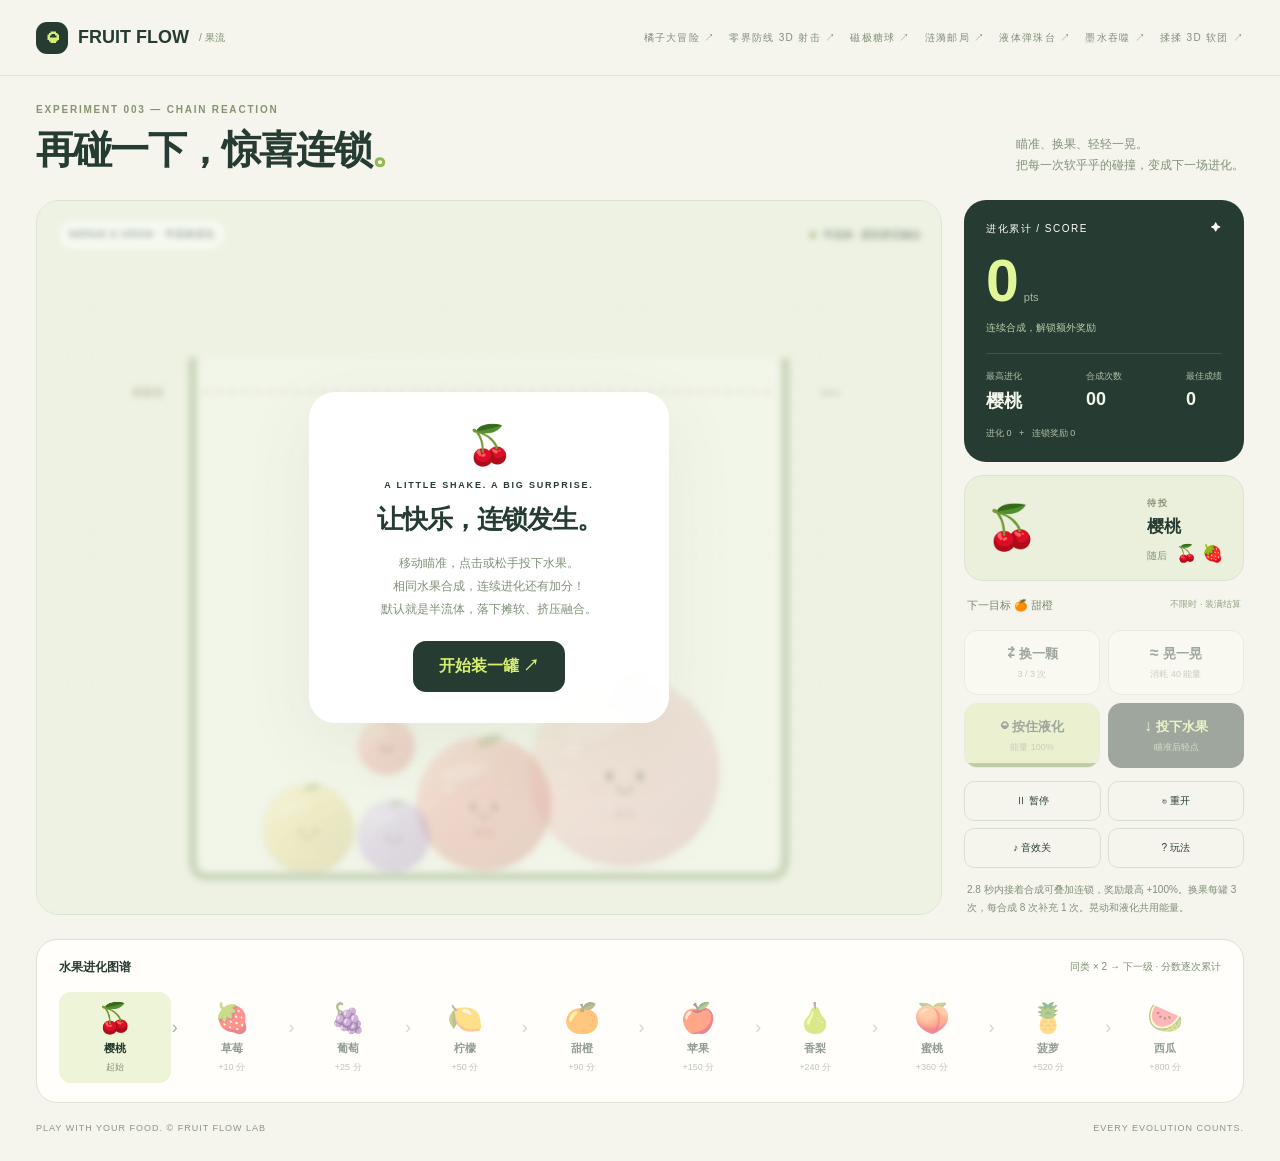
<file: index.html>
<!doctype html>
<html lang="zh-CN"><head><meta charset="UTF-8"><meta name="viewport" content="width=device-width,initial-scale=1,viewport-fit=cover"><meta name="theme-color" content="#f5f5ed"><title>果流实验室 · Fruit Flow</title><style>

:root{--ink:#263b32;--muted:#819078;--lime:#d6ef73;--paper:#f5f5ed}*{box-sizing:border-box}html{color-scheme:light}body{margin:0;background:var(--paper);color:var(--ink);font-family:Arial,"PingFang SC","Microsoft Yahei",sans-serif}button{font:inherit;color:inherit;cursor:pointer;touch-action:manipulation}button:disabled{opacity:.42;cursor:default}button:focus-visible,a:focus-visible{outline:3px solid #eb965f;outline-offset:3px}[hidden]{display:none!important}header{max-width:1380px;margin:auto;height:76px;padding:0 36px;border-bottom:1px solid #dce1d5;display:flex;align-items:center;justify-content:space-between}.brand{display:flex;align-items:center;gap:10px;font-size:18px;font-weight:800}.brand small{font-size:10px;font-weight:400;color:var(--muted)}.mark{width:32px;height:32px;background:var(--ink);color:var(--lime);border-radius:11px;display:grid;place-items:center;font-size:24px}.eyebrow{font-size:10px;letter-spacing:1.8px;font-weight:700}.header-right{font-size:10px;letter-spacing:1.3px;color:var(--muted)}main{max-width:1380px;margin:auto;padding:28px 36px}.intro{display:flex;align-items:end;justify-content:space-between;margin-bottom:23px}h1{font-size:39px;letter-spacing:-1.8px;margin:8px 0 0}.intro p{font-size:12px;line-height:1.8;color:var(--muted);margin:0}.layout{display:grid;grid-template-columns:minmax(0,1fr) 280px;gap:22px;align-items:start}.lab{position:sticky;top:15px;min-width:0;background:#edf1e4;border:1px solid #dce2d4;border-radius:23px;overflow:hidden}.game-surface{position:relative;width:100%}canvas{display:block;width:100%;aspect-ratio:900/710;touch-action:none}.lab-head{position:absolute;top:17px;left:20px;right:20px;display:flex;align-items:center;justify-content:space-between;pointer-events:none;z-index:1}.tag{padding:9px 11px;border:1px solid #e0e5d6;background:#ffffffb3;border-radius:20px;font-size:9px;letter-spacing:1px}.phase-label{font-size:10px;display:flex;align-items:center;gap:7px}.phase-label i{width:6px;height:6px;border-radius:50%;background:#849c54}.overlay{position:absolute;inset:0;z-index:3;display:grid;place-items:center;background:#eff3e24d;backdrop-filter:blur(3px);padding:16px}.overlay.hidden{display:none}.welcome{max-width:360px;width:100%;padding:30px 24px;border:1px solid white;border-radius:26px;background:#fffffff5;text-align:center;box-shadow:0 20px 70px #40562c14}.symbol{font-size:38px}.welcome .eyebrow{margin-top:13px;font-size:9px}.welcome h2{font-size:26px;letter-spacing:-1px;margin:12px 0}.welcome p{font-size:12px;color:var(--muted);line-height:1.9;margin:15px 0 20px}.primary{border:0;border-radius:13px;background:var(--ink);color:var(--lime);font-weight:700;padding:15px 26px;min-height:44px}.primary:hover{background:#3a5544}.side{display:flex;flex-direction:column;gap:13px}.score-card{padding:22px;border-radius:22px;background:var(--ink);color:#fff}.card-heading{font-size:10px;letter-spacing:1.5px;display:flex;justify-content:space-between}.score{font-size:59px;line-height:1.1;letter-spacing:-3px;color:#e1f697;margin:13px 0 7px;font-variant-numeric:tabular-nums}.score b{font-weight:600}.score>span{font-size:11px;letter-spacing:0;margin-left:8px;color:#a9baa0}#combo{font-size:10px;color:#bacda7;min-height:15px}.stats{display:flex;justify-content:space-between;border-top:1px solid #ffffff20;padding-top:16px;margin-top:17px;font-size:9px;color:#b1bfa8}.stats strong{display:block;font-size:18px;color:#f2f6e9;margin-top:6px}.score-detail{font-size:9px;color:#b1bfa8;margin-top:14px}.next-card{border:1px solid #dce2d4;background:#eaf0db;border-radius:19px;padding:16px 20px;display:flex;align-items:center;justify-content:space-between}.next-card .eyebrow{font-size:9px;color:#899578}.next-name{font-size:17px;font-weight:700;margin:5px 0}.next-card small{font-size:10px;color:var(--muted)}#afterNext{font-size:17px;margin-left:6px}#nextFruit{font-size:43px}#chainBadge{display:none}.mission{font-size:11px;color:#7b896c;padding:4px 3px;display:flex;justify-content:space-between;gap:10px}.mission span:last-child{font-size:9px;color:#93a183}.toolbox{display:grid;grid-template-columns:1fr 1fr;gap:8px}.tool{position:relative;border:1px solid #d5dfc7;border-radius:13px;background:#fffefa;padding:13px 8px;min-height:65px;overflow:hidden;font-size:13px;font-weight:700;user-select:none;-webkit-user-select:none}.tool small{display:block;font-size:9px;font-weight:400;margin-top:5px;color:#8a957c}.tool .icon{font-size:16px;margin-right:4px}.liquid-tool{background:#ddecaa;touch-action:none}.liquid-tool.active{background:#facb8e}.drop-tool{background:var(--ink);color:#e1f697;border-color:var(--ink)}.drop-tool small{color:#afbf99}.meter{position:absolute;bottom:0;left:0;width:100%;height:4px;background:#c6d99b}.meter>div{height:100%;background:#74964b;width:100%;transition:width .1s linear}.bottom-controls{display:grid;grid-template-columns:1fr 1fr;gap:7px}.secondary{min-height:40px;padding:9px 7px;border:1px solid #d9dfd0;border-radius:10px;font-size:10px;background:transparent}.note{font-size:10px;line-height:1.8;color:var(--muted);margin:0 3px}.instructions{border:1px solid #dce2d4;border-radius:20px;background:#fffefa;padding:22px;margin-top:20px;scroll-margin:20px}.instructions h3{font-size:14px;margin:0 0 14px}.guide-grid{display:grid;grid-template-columns:repeat(4,1fr);gap:20px}.step b{font-size:12px}.step p{font-size:11px;line-height:1.85;color:var(--muted);margin:6px 0}.evolution-card{border:1px solid #dce2d4;border-radius:21px;background:#fffefa;margin-top:22px;padding:19px 22px}.evolution-heading{display:flex;align-items:center;justify-content:space-between;font-size:12px}.evolution-heading span{font-size:10px;color:var(--muted)}.evolution{display:grid;grid-template-columns:repeat(10,1fr);gap:5px;margin-top:16px}.evolution-item{position:relative;text-align:center;padding:9px 2px;border-radius:12px;opacity:.5}.evolution-item.discovered{opacity:1}.evolution-item.latest{background:#edf4d7}.fruit-icon{display:block;font-size:29px;margin-bottom:6px}.evolution-item b{display:block;font-size:11px}.evolution-item small{display:block;font-size:9px;color:var(--muted);margin-top:5px}.evo-arrow{position:absolute;right:-7px;top:25px;color:#a8b197;font-size:18px}.footer{display:flex;justify-content:space-between;margin-top:20px;color:#8b9681;font-size:9px;letter-spacing:1px}.hot{color:#c48041!important}.touch-tip{display:none}
@media(max-width:1050px){header{padding:0 22px}main{padding:23px 22px}.layout{grid-template-columns:minmax(0,1fr) 250px;gap:17px}h1{font-size:33px}.intro p{font-size:11px;max-width:230px}.score-card{padding:19px}.phase-label{font-size:9px}.tag{font-size:8px}.lab-head{left:14px;right:14px}.guide-grid{grid-template-columns:1fr 1fr}}
@media(max-width:700px){header{height:46px;padding:0 13px}.brand{font-size:14px;gap:7px}.brand small{font-size:9px}.mark{width:26px;height:26px;font-size:20px;border-radius:8px}.header-right{font-size:8px;letter-spacing:0}.intro{display:none}main{padding:9px 11px calc(100px + env(safe-area-inset-bottom))}.layout{display:flex;flex-direction:column;gap:8px}.side{display:contents}.score-card{order:-3;position:relative;width:100%;display:flex;align-items:center;gap:14px;padding:10px 13px;border-radius:16px;min-height:62px}.score{font-size:32px;letter-spacing:-1px;margin:0;white-space:nowrap}.score>span{font-size:8px;margin-left:4px}.card-heading,#combo,.score-detail{display:none}.stats{margin:0 0 0 auto;padding:0;border:0;gap:15px;font-size:8px}.stats strong{font-size:13px;margin-top:4px}.next-card{order:-2;width:100%;padding:6px 12px;min-height:42px;border-radius:12px;gap:8px}.next-card>div{display:flex;align-items:center;gap:8px}.next-card .eyebrow{font-size:8px;letter-spacing:0}.next-name{font-size:12px;margin:0}.next-card small{font-size:8px}#afterNext{font-size:14px;margin-left:4px}#nextFruit{font-size:23px;order:-1}#chainBadge{display:block;margin-left:auto;font-size:9px;white-space:nowrap}.lab{order:0;position:relative;top:0;width:100%;border-radius:17px;background:#edf1e4}.game-surface{width:min(100%,calc((100svh - 332px - env(safe-area-inset-bottom))*.984375));min-width:140px;margin:0 auto}canvas{aspect-ratio:630/640}.lab-head{display:none}.welcome{padding:18px 14px;max-width:285px;border-radius:20px}.symbol,.welcome .eyebrow{display:none}.welcome h2{font-size:22px;margin:3px 0 10px}.welcome p{font-size:11px;line-height:1.7;margin:9px 0 13px}.primary{padding:12px 22px;font-size:12px}.mission{order:1;width:100%;font-size:10px;padding:1px 4px}.mission span:last-child{font-size:8px}.bottom-controls{order:2;grid-template-columns:repeat(4,1fr);width:100%;gap:6px}.secondary{min-height:36px;font-size:9px;padding:7px 4px}.toolbox{position:fixed;z-index:5;left:0;right:0;bottom:0;display:grid;grid-template-columns:repeat(4,1fr);gap:7px;padding:9px 11px calc(9px + env(safe-area-inset-bottom));background:#f5f5edf5;border-top:1px solid #dce2d4;backdrop-filter:blur(14px)}.tool{min-height:60px;padding:10px 3px;font-size:11px;border-radius:12px}.tool small{font-size:8px;margin-top:5px}.tool .icon{font-size:13px;margin-right:2px}.swap-tool{order:0}.shake-tool{order:1}.liquid-tool{order:2}.drop-tool{order:3}.note{display:none}.instructions{padding:18px;margin-top:14px}.guide-grid{gap:14px}.step p{font-size:10px}.evolution-card{margin-top:15px;padding:14px 10px}.evolution-heading{font-size:11px}.evolution-heading span{font-size:8px}.evolution{display:flex;overflow-x:auto;gap:8px;padding-bottom:6px;scroll-snap-type:x proximity}.evolution-item{flex:0 0 55px;scroll-snap-align:start}.fruit-icon{font-size:24px}.evo-arrow{right:-8px}.footer{font-size:7px;letter-spacing:0;gap:10px}.touch-tip{display:block;font-size:9px;text-align:center;color:var(--muted);padding:0 0 8px}.lab .touch-tip{display:none}}
@media(max-width:360px){.stats{gap:10px}.stats strong{font-size:12px}.score-card{gap:8px}.next-card>div{gap:5px}#chainBadge{font-size:8px}.game-surface{width:min(100%,calc((100svh - 332px - env(safe-area-inset-bottom))*.984375))}.mission span:last-child{display:none}.welcome h2{font-size:20px}.tool .icon{display:none}}
@media(max-height:520px) and (orientation:landscape){header{height:38px}.intro,.evolution-card,.footer,.mission,.note{display:none}main{padding:8px 16px}.layout{display:grid;grid-template-columns:minmax(0,1fr) 230px;gap:12px}.side{display:flex;gap:7px}.lab{position:relative;top:0;order:0}.game-surface{width:auto;max-width:100%;height:calc(100svh - 65px);aspect-ratio:630/640;margin:auto}canvas{width:100%;height:100%;aspect-ratio:630/640}.lab-head{display:none}.score-card{display:block;padding:10px 13px;min-height:0;border-radius:12px}.card-heading,#combo,.score-detail{display:none}.score{font-size:29px;margin:0}.stats{margin-top:5px;padding:5px 0 0;gap:10px;font-size:8px}.stats strong{font-size:12px;margin-top:3px}.next-card{padding:5px 10px;min-height:35px;border-radius:10px}.next-name{font-size:12px;margin:2px 0}.next-card .eyebrow{display:none}#nextFruit{font-size:25px}.toolbox{position:static;padding:0;border:0;background:transparent;grid-template-columns:1fr 1fr;gap:6px}.tool{min-height:45px;padding:7px;font-size:11px}.tool small{font-size:8px;margin-top:3px}.bottom-controls{grid-template-columns:repeat(4,1fr);gap:4px}.secondary{font-size:8px;padding:5px 2px;min-height:32px}.welcome{max-width:300px;padding:18px}.symbol,.welcome .eyebrow{display:none}.welcome h2{font-size:20px}.welcome p{font-size:11px}.instructions{margin-top:10px}}
@media(prefers-reduced-motion:reduce){*,*:before,*:after{scroll-behavior:auto!important;transition:none!important}}
</style></head><body>
<header><div class="brand"><span class="mark">◒</span> FRUIT FLOW <small>/ 果流</small></div><nav style="display:flex;gap:14px;flex-wrap:wrap;justify-content:flex-end"><a class="header-right" href="./tangerine-trail/" style="text-decoration:none">橘子大冒险 ↗</a><a class="header-right" href="./null-sector/" style="text-decoration:none">零界防线 3D 射击 ↗</a><a class="header-right" href="./magnet-candy/" style="text-decoration:none">磁极糖球 ↗</a><a class="header-right" href="./ripple-post/" style="text-decoration:none">涟漪邮局 ↗</a><a class="header-right" href="./liquid-pinball/" style="text-decoration:none">液体弹珠台 ↗</a><a class="header-right" href="./ink-flow/" style="text-decoration:none">墨水吞噬 ↗</a><a class="header-right" href="./squishy/" style="text-decoration:none">揉揉 3D 软团 ↗</a></nav></header>
<main><div class="intro"><div><div class="eyebrow" style="color:#879371">EXPERIMENT 003 — CHAIN REACTION</div><h1>再碰一下，惊喜连锁<span style="color:#94b657">。</span></h1></div><p>瞄准、换果、轻轻一晃。<br>把每一次软乎乎的碰撞，变成下一场进化。</p></div>
<div class="layout"><section class="lab"><div class="game-surface"><div class="lab-head"><div class="tag">MERGE & GROW · 半流体进化</div><div class="phase-label"><i id="phaseDot"></i><span id="phaseText">半流体 · 柔软挤压融合</span></div></div><canvas id="game" width="900" height="710" tabindex="0" aria-label="水果游戏：移动瞄准，点击或触屏松手投放；方向键瞄准，回车投放，X 换果，S 晃动，空格液化"></canvas><div class="overlay" id="overlay"><div class="welcome"><span class="symbol">🍒</span><div class="eyebrow" id="overlayTag">A LITTLE SHAKE. A BIG SURPRISE.</div><h2 id="overlayTitle">让快乐，连锁发生。</h2><p id="overlayBody">移动瞄准，点击或松手投下水果。<br>相同水果合成，连续进化还有加分！<br>默认就是半流体，落下摊软、挤压融合。</p><button class="primary" id="start">开始装一罐 ↗</button></div></div></div></section>
<aside class="side"><div class="score-card"><div class="card-heading"><span>进化累计 / SCORE</span><span>✦</span></div><div class="score"><b id="score">0</b><span>pts</span></div><div id="combo">连续合成，解锁额外奖励</div><div class="stats"><div>最高进化<strong id="highest">樱桃</strong></div><div>合成次数<strong id="collected">00</strong></div><div>最佳成绩<strong id="best">0</strong></div></div><div class="score-detail">进化 <span id="baseScore">0</span> &nbsp; + &nbsp; 连锁奖励 <span id="bonusScore">0</span></div></div>
<div class="next-card"><span id="nextFruit">🍒</span><div><span class="eyebrow">待投</span><div class="next-name" id="nextName">樱桃</div><small>随后 <span id="afterNext">🍒 🍓</span></small></div><span id="chainBadge">合并 · 进化</span></div>
<div class="mission"><span id="goal">下一目标 🍊 甜橙</span><span>不限时 · 装满结算</span></div>
<div class="toolbox" aria-label="游戏操作"><button class="tool swap-tool" id="swap"><span class="icon">⇄</span>换一颗<small id="swapCount">3 / 3 次</small></button><button class="tool shake-tool" id="shake"><span class="icon">≈</span>晃一晃<small id="shakeStatus">消耗 40 能量</small></button><button class="tool liquid-tool" id="liquid"><span class="icon">◒</span>按住液化<small>能量 <span id="energyValue">100%</span></small><div class="meter"><div id="energy"></div></div></button><button class="tool drop-tool" id="drop"><span class="icon">↓</span>投下水果<small>瞄准后轻点</small></button></div>
<div class="bottom-controls"><button class="secondary" id="pause">Ⅱ 暂停</button><button class="secondary" id="restart">↻ 重开</button><button class="secondary" id="sound" aria-pressed="false">♪ 音效关</button><button class="secondary" id="help" aria-expanded="false" aria-controls="guide">? 玩法</button></div><p class="note">2.8 秒内接着合成可叠加连锁，奖励最高 +100%。换果每罐 3 次，每合成 8 次补充 1 次。晃动和液化共用能量。</p></aside></div>
<section class="instructions" id="guide" hidden><h3>一点策略，更多惊喜。</h3><div class="guide-grid"><div class="step"><b>01 · 投放与连锁</b><p>移动鼠标点击投放；手机拖动后松手投放。2.8 秒内接着合成，每多一次奖励增加 25%，最高 +100%。落点圆圈帮助预判。</p></div><div class="step"><b>02 · 换一颗</b><p>待投水果换成另一种初级水果，每罐 3 次。每合成 8 次补充 1 次，上限 3 次。键盘快捷键 X。</p></div><div class="step"><b>03 · 晃动与液化</b><p>晃罐消耗 40 能量、冷却 8 秒，帮助被卡住的水果重新碰面。水果默认保持半流体。按住空格或液化按钮进一步降低张力、更容易摊开；松开仍保留柔软形变。</p></div><div class="step"><b>04 · 一直装到满</b><p>没有倒计时。落稳的水果越过满载线持续 2 秒后结算。方向键瞄准，回车投放，S 晃罐，P 暂停。西瓜为最终形态。</p></div></div></section>
<section class="evolution-card"><div class="evolution-heading"><b>水果进化图谱</b><span>同类 × 2 → 下一级 · 分数逐次累计</span></div><div class="evolution" id="evolution"></div></section><div class="footer"><span>PLAY WITH YOUR FOOD. © FRUIT FLOW LAB</span><span>EVERY EVOLUTION COUNTS.</span></div></main>
<script>
(()=>{
'use strict';
const $=id=>document.getElementById(id),canvas=$('game'),ctx=canvas.getContext('2d');
const W=900,H=710,TAU=Math.PI*2,LEFT=160,RIGHT=740,FLOOR=668,LIMIT=190;
// Evolution points always accumulate; fast successive merges add a separate chain bonus.
const tiers=[
 {name:'樱桃',emoji:'🍒',r:21,fill:'#e78699',dark:'#b95371',light:'#ffc6d1',points:0},
 {name:'草莓',emoji:'🍓',r:28,fill:'#f18d84',dark:'#c95359',light:'#ffd0bd',points:10},
 {name:'葡萄',emoji:'🍇',r:36,fill:'#b69bd7',dark:'#8261a7',light:'#e2d0f7',points:25},
 {name:'柠檬',emoji:'🍋',r:45,fill:'#ecd56c',dark:'#b29837',light:'#fff2ae',points:50},
 {name:'甜橙',emoji:'🍊',r:55,fill:'#ffae57',dark:'#cd7a32',light:'#ffe0a0',points:90},
 {name:'苹果',emoji:'🍎',r:67,fill:'#e78276',dark:'#b7574e',light:'#ffbeb1',points:150},
 {name:'香梨',emoji:'🍐',r:80,fill:'#b7ce69',dark:'#7c983c',light:'#e6efab',points:240},
 {name:'蜜桃',emoji:'🍑',r:95,fill:'#efb0ac',dark:'#c38088',light:'#ffe3cb',points:360},
 {name:'菠萝',emoji:'🍍',r:112,fill:'#dec166',dark:'#a28a38',light:'#f7e7a7',points:520},
 {name:'西瓜',emoji:'🍉',r:131,fill:'#85ba86',dark:'#4b865d',light:'#c4e3a1',points:800}
];
let fusions=[];
let fruits=[],particles=[],popups=[],mode='ready',score=0,merges=0,highest=0,counts=Array(10).fill(0);
let baseScore=0,bonusScore=0,chain=0,bestChain=0,chainUntil=0,swaps=3,shakeCooldown=0,shakeTime=0,bannerTime=0,soundOn=false,audioCtx=null;
let view={x:0,y:0,w:900,h:710};
let next=[],aimX=450,dropCooldown=0,overflow=0,energy=100,liquidHeld=false,liquid=false,depleted=false,elapsed=0,best=0,uid=0,activePointer=null;
const keys=new Set();
try{best=Math.max(0,Number(localStorage.getItem('fruit-flow-evolution-best'))||0)}catch{}
const clamp=(v,a,b)=>Math.max(a,Math.min(b,v));
const randomTier=()=>{const n=Math.random();return n<.42?0:n<.73?1:n<.92?2:3};
function makeFruit(x,y,tier,vx=0,vy=0){const r=tiers[tier].r;return {id:uid++,tier,r,x,y,vx,vy,age:0,squash:0,squashV:0,supported:false,load:0,phase:Math.random()*TAU,rotation:(Math.random()-.5)*.22,outline:Array.from({length:32},()=>({r,v:0})),contacts:[]}}
// Deformation changes the collider itself. Horizontal spreading preserves ellipse area.
function extent(f,nx,ny){const sy=1-(f.squash||0),sx=1/sy;return f.r/Math.sqrt(nx*nx/(sx*sx)+ny*ny/(sy*sy))}
function radius(f){return extent(f,0,1)}
function touching(a,b,padding=1.5){const dx=b.x-a.x,dy=b.y-a.y,d=Math.hypot(dx,dy)||.001;return d<=extent(a,dx/d,dy/d)+extent(b,dx/d,dy/d)+padding}

function saveBest(){if(score>best){best=score;try{localStorage.setItem('fruit-flow-evolution-best',best)}catch{}}}
function sound(kind,tier=0){
 if(!soundOn)return;
 try{const Audio=window.AudioContext||window.webkitAudioContext;if(!Audio)return;if(!audioCtx)audioCtx=new Audio();if(audioCtx.state==='suspended')audioCtx.resume().catch(()=>{});const at=audioCtx.currentTime,osc=audioCtx.createOscillator(),gain=audioCtx.createGain();osc.connect(gain);gain.connect(audioCtx.destination);osc.type='sine';const frequency=kind==='merge'?300*Math.pow(1.122,tier+Math.min(chain,5)):kind==='shake'?115:220;osc.frequency.setValueAtTime(frequency,at);osc.frequency.exponentialRampToValueAtTime(kind==='drop'?100:frequency*1.4,at+.12);gain.gain.setValueAtTime(.0001,at);gain.gain.exponentialRampToValueAtTime(.055,at+.012);gain.gain.exponentialRampToValueAtTime(.0001,at+.22);osc.start(at);osc.stop(at+.23)}catch{}
}
function swapFruit(){
 if(mode!=='playing'||swaps<1||dropCooldown>0)return false;
 const options=[0,1,2,3].filter(t=>t!==next[0]);next[0]=options[Math.floor(Math.random()*options.length)];swaps--;sound('drop');updateUI();return true;
}
function shake(){
 if(mode!=='playing'||shakeCooldown>0||energy<40||!fruits.length)return false;
 energy-=40;shakeCooldown=8;shakeTime=.48;
 for(const f of fruits){f.vx+=(f.x<450?1:-1)*(85+Math.random()*70);f.vy-=65+Math.random()*55;f.squashV+=.65}
 sound('shake');return true;
}
function updateUI(){
 $('score').textContent=score;$('collected').textContent=String(merges).padStart(2,'0');$('highest').textContent=tiers[highest].name;$('best').textContent=best;
 $('combo').textContent=chain>1?'连锁 '+chain+' 次 · 奖励已累计 +'+bonusScore+' 分':merges?'进化 '+baseScore+' + 连锁奖励 '+bonusScore:'连续合成，解锁额外奖励';
 $('swapCount').textContent=swaps+' / 3 次';$('baseScore').textContent=baseScore;$('bonusScore').textContent=bonusScore;
 const goal=[4,6,9].find(t=>highest<t);$('goal').textContent=goal===undefined?'已达成终极西瓜！':'下一目标 '+tiers[goal].emoji+' '+tiers[goal].name;
 $('nextFruit').textContent=tiers[next[0]??0].emoji;$('nextName').textContent=tiers[next[0]??0].name;
 $('afterNext').textContent=next.slice(1).map(t=>tiers[t].emoji).join('  ');
 for(let i=0;i<tiers.length;i++){const el=$('tier-'+i);el.classList.toggle('discovered',i<=highest);el.classList.toggle('latest',i===highest);$('count-'+i).textContent=i===0?'起始':counts[i]?'已合成 '+counts[i]+' 次':'+'+tiers[i].points+' 分'}
}
function reset(){fusions=[];fruits=[];particles=[];popups=[];score=0;baseScore=0;bonusScore=0;chain=0;bestChain=0;chainUntil=0;swaps=3;shakeCooldown=0;shakeTime=0;bannerTime=0;merges=0;highest=0;counts=Array(10).fill(0);next=[0,0,randomTier()];aimX=450;dropCooldown=0;overflow=0;energy=100;elapsed=0;liquidHeld=false;liquid=false;depleted=false;activePointer=null;keys.clear();mode='playing';$('overlay').classList.add('hidden');$('pause').textContent='Ⅱ 暂停';updateUI()}
function drop(){if(mode!=='playing'||dropCooldown>0)return false;const tier=next.shift(),r=tiers[tier].r;fruits.push(makeFruit(clamp(aimX,LEFT+r+3,RIGHT-r-3),118,tier,0,40));next.push(randomTier());dropCooldown=.48;sound('drop');updateUI();return true}
function end(){mode='ended';liquidHeld=false;liquid=false;activePointer=null;keys.clear();saveBest();$('overlayTag').textContent='EVOLUTION COMPLETE';$('overlayTitle').textContent='这一罐，进化了 '+score+' 分';$('overlayBody').innerHTML='水果已持续越过满载线。<br>完成 '+merges+' 次合成，最高进化到'+tiers[highest].emoji+tiers[highest].name+'。<br>进化 '+baseScore+' 分 + 连锁奖励 '+bonusScore+' 分。<br>本罐最高连锁 '+bestChain+' 次。';$('start').textContent='再装一罐 ↗';$('overlay').classList.remove('hidden');updateUI()}
function togglePause(){if(mode==='playing'){mode='paused';liquidHeld=false;liquid=false;activePointer=null;keys.clear();$('pause').textContent='▶ 继续'}else if(mode==='paused'){mode='playing';$('pause').textContent='Ⅱ 暂停'}}
function mergePairs(){
 const consumed=new Set(),born=[];
 for(let i=0;i<fruits.length;i++){const a=fruits[i];if(consumed.has(a.id)||a.age<.18||a.tier===tiers.length-1)continue;
  for(let j=i+1;j<fruits.length;j++){const b=fruits[j];if(consumed.has(b.id)||b.age<.18||a.tier!==b.tier)continue;
   if(!touching(a,b))continue;
   consumed.add(a.id);consumed.add(b.id);const tier=a.tier+1,r=tiers[tier].r,x=clamp((a.x+b.x)/2,LEFT+r,RIGHT-r),y=Math.min(FLOOR-r,(a.y+b.y)/2);
   const f=makeFruit(x,y,tier,(a.vx+b.vx)*.35,Math.min(0,(a.vy+b.vy)*.25)-35);f.squash=.16;f.squashV=1.3;
   const angle=Math.atan2(b.y-a.y,b.x-a.x);for(let k=0;k<32;k++)f.outline[k].r=f.r*(1+.26*Math.cos(2*(k/32*TAU-angle)));
   fusions.push({ax:a.x,ay:a.y,bx:b.x,by:b.y,x,y,ra:a.r,rb:b.r,tier,life:.55});born.push(f);
   chain=elapsed<=chainUntil&&chain>0?chain+1:1;chainUntil=elapsed+2.8;bestChain=Math.max(bestChain,chain);
   const bonus=Math.floor(tiers[tier].points*.25*Math.min(chain-1,4));baseScore+=tiers[tier].points;bonusScore+=bonus;score=baseScore+bonusScore;merges++;counts[tier]++;highest=Math.max(highest,tier);
   if(merges%8===0)swaps=Math.min(3,swaps+1);energy=Math.min(100,energy+5);if(chain>1)bannerTime=1.5;
   popups.push({x,y:y-r,text:tiers[tier].name+' +'+tiers[tier].points+(bonus?' · 奖励 +'+bonus:''),life:1.25});sound('merge',tier);
   for(let k=0;k<16;k++){const angle=Math.random()*TAU,speed=40+Math.random()*100;particles.push({x,y,vx:Math.cos(angle)*speed,vy:Math.sin(angle)*speed,life:.5+Math.random()*.4,color:tiers[tier].fill,r:2+Math.random()*4})}
   break;
  }
 }
 if(born.length){fruits=fruits.filter(f=>!consumed.has(f.id)).concat(born);saveBest();updateUI()}
}
function physics(dt){
 elapsed+=dt;dropCooldown=Math.max(0,dropCooldown-dt);shakeCooldown=Math.max(0,shakeCooldown-dt);shakeTime=Math.max(0,shakeTime-dt);bannerTime=Math.max(0,bannerTime-dt);
 if(chain&&elapsed>chainUntil){chain=0;updateUI()}
 if(keys.has('ArrowLeft'))aimX-=320*dt;if(keys.has('ArrowRight'))aimX+=320*dt;aimX=clamp(aimX,LEFT+28,RIGHT-28);
 if(!liquidHeld)depleted=false;liquid=liquidHeld&&!depleted&&energy>0;energy=clamp(energy+(liquid?-27:16)*dt,0,100);if(energy===0)depleted=true;
 for(const f of fruits){
  f.age+=dt;const target=f.supported?(liquid?.34:.19)+Math.min(.09,f.load*.035):-Math.min(.12,Math.abs(f.vy)/3600);
  f.squashV+=((target-f.squash)*(liquid?30:46)-f.squashV*(liquid?6:7))*dt;f.squash=clamp(f.squash+f.squashV*dt,-.16,.43);
  f.contacts=[];f.supported=false;f.load=0;f.vx*=.995;f.vy=Math.min(570,f.vy+670*dt);f.x+=f.vx*dt;f.y+=f.vy*dt;
 }
 mergePairs();
 // Dynamic, area-preserving colliders spread under weight; surface nodes retain viscous motion.
 for(let iteration=0;iteration<9;iteration++){
  for(const f of fruits){const rx=extent(f,1,0),ry=extent(f,0,1);if(f.x<LEFT+rx){f.x=LEFT+rx;if(f.vx<0)f.vx*=-.06}if(f.x>RIGHT-rx){f.x=RIGHT-rx;if(f.vx>0)f.vx*=-.06}if(f.y>=FLOOR-ry-.3){f.supported=true;f.y=Math.min(f.y,FLOOR-ry);if(f.vy>0){if(f.vy>100)f.squashV+=Math.min(2.8,f.vy*.006);f.vy=0}f.vx*=.95}}
  for(let i=0;i<fruits.length;i++)for(let j=i+1;j<fruits.length;j++){
   const a=fruits[i],b=fruits[j];let dx=b.x-a.x,dy=b.y-a.y,d=Math.hypot(dx,dy);if(d<.001){dx=.01;dy=.001;d=Math.hypot(dx,dy)}const nx=dx/d,ny=dy/d,min=extent(a,nx,ny)+extent(b,nx,ny);if(d>=min)continue;const ia=1/(a.r*a.r),ib=1/(b.r*b.r),sum=ia+ib,overlap=min-d;
   a.x-=nx*overlap*ia/sum*.85;a.y-=ny*overlap*ia/sum*.85;b.x+=nx*overlap*ib/sum*.85;b.y+=ny*overlap*ib/sum*.85;
   const relative=(b.vx-a.vx)*nx+(b.vy-a.vy)*ny;if(relative<0){const impulse=-relative/sum;a.vx-=impulse*ia*nx;a.vy-=impulse*ia*ny;b.vx+=impulse*ib*nx;b.vy+=impulse*ib*ny;if(iteration===0&&relative< -80){a.squashV+=Math.min(1.7,-relative*.004);b.squashV+=Math.min(1.7,-relative*.004)}}
   const tangent=(b.vx-a.vx)*(-ny)+(b.vy-a.vy)*nx,friction=tangent*.035/sum;a.vx+=friction*ia*(-ny);a.vy+=friction*ia*nx;b.vx-=friction*ib*(-ny);b.vy-=friction*ib*nx;
  }
 }
 for(const f of fruits){const rx=extent(f,1,0),ry=extent(f,0,1);f.x=clamp(f.x,LEFT+rx,RIGHT-rx);f.y=Math.min(f.y,FLOOR-ry);f.vx=clamp(f.vx,-450,450);f.vy=clamp(f.vy,-450,570);f.contacts.push({nx:-1,ny:0,d:f.x-LEFT},{nx:1,ny:0,d:RIGHT-f.x},{nx:0,ny:1,d:FLOOR-f.y})}
 for(let i=0;i<fruits.length;i++)for(let j=i+1;j<fruits.length;j++){
  const a=fruits[i],b=fruits[j],dx=b.x-a.x,dy=b.y-a.y,d=Math.hypot(dx,dy)||1,nx=dx/d,ny=dy/d,ra=extent(a,nx,ny),rb=extent(b,nx,ny);
  if(d<ra+rb+5){a.contacts.push({nx,ny,d:d*ra/(ra+rb)});b.contacts.push({nx:-nx,ny:-ny,d:d*rb/(ra+rb)});
   if(ny>.28){a.supported=true;b.load+=a.r*a.r/(b.r*b.r)*ny}if(ny<-.28){b.supported=true;a.load+=b.r*b.r/(a.r*a.r)*(-ny)}
  }
 }
 for(const f of fruits){
  const targets=[],caps=[];const motion=Math.min(1,Math.hypot(f.vx,f.vy)/250+Math.abs(f.squashV)*.35);
  for(let i=0;i<32;i++){
   const angle=i/32*TAU,nx=Math.cos(angle),ny=Math.sin(angle);let cap=f.r*1.85;
   for(const c of f.contacts){const dot=nx*c.nx+ny*c.ny;if(dot>0)cap=Math.min(cap,Math.max(.5,c.d)/dot)}
   caps.push(cap);const ripple=(.012+motion*.035)*Math.sin(angle*3+elapsed*6+f.phase)+motion*.025*Math.sin(angle*5-elapsed*9);
   targets.push(Math.min(cap,extent(f,nx,ny)*(1+ripple)));
  }
  // Lost area at contact faces bulges into free space, instead of disappearing.
  const desiredArea=Math.PI*f.r*f.r;
  for(let pass=0;pass<3;pass++){let area=0;for(let i=0;i<32;i++)area+=targets[i]*targets[(i+1)%32]*Math.sin(TAU/32)*.5;const correction=Math.sqrt(desiredArea/Math.max(area,1));for(let i=0;i<32;i++)targets[i]=Math.min(caps[i],targets[i]*clamp(correction,.94,1.09))}
  for(let i=0;i<32;i++){const p=f.outline[i],neighbors=(f.outline[(i+31)%32].r+f.outline[(i+1)%32].r)*.5;
   p.v+=((targets[i]-p.r)*(liquid?50:88)+(neighbors-p.r)*9-p.v*(liquid?6:8))*dt;p.r=clamp(p.r+p.v*dt,f.r*.4,f.r*1.85);
   // Containment is exact even during the wet recoil after a heavy landing.
   if(p.r>caps[i]){p.r=Math.max(.5,caps[i]);p.v=Math.min(0,p.v)}
  }
 }
 for(const f of fusions)f.life-=dt;fusions=fusions.filter(f=>f.life>0);
 const crowded=fruits.some(f=>f.age>1.5&&f.y-radius(f)<LIMIT);overflow=crowded?Math.min(2,overflow+dt):0;
 if(overflow>=2){end();return}
 for(const p of particles){p.life-=dt;p.x+=p.vx*dt;p.y+=p.vy*dt;p.vy+=190*dt}particles=particles.filter(p=>p.life>0);
 for(const p of popups){p.life-=dt;p.y-=28*dt}popups=popups.filter(p=>p.life>0);
}
function rounded(x,y,w,h,r,fill){ctx.beginPath();ctx.roundRect(x,y,w,h,r);ctx.fillStyle=fill;ctx.fill()}
function label(text,x,y,size=12,color='#8a987a',align='center'){ctx.font=`${size}px Arial,"PingFang SC",sans-serif`;ctx.fillStyle=color;ctx.textAlign=align;ctx.fillText(text,x,y)}
function fruitPath(f){
 const points=f.outline.map((p,i)=>({x:f.x+Math.cos(i/32*TAU)*p.r,y:f.y+Math.sin(i/32*TAU)*p.r}));
 ctx.beginPath();ctx.moveTo((points[31].x+points[0].x)/2,(points[31].y+points[0].y)/2);
 for(let i=0;i<32;i++){const p=points[i],q=points[(i+1)%32];ctx.quadraticCurveTo(p.x,p.y,(p.x+q.x)/2,(p.y+q.y)/2)}ctx.closePath();
}
function drawFusion(f){
 const progress=1-f.life/.55,ease=1-Math.pow(1-progress,3),ax=f.ax+(f.x-f.ax)*ease,ay=f.ay+(f.y-f.ay)*ease,bx=f.bx+(f.x-f.bx)*ease,by=f.by+(f.y-f.by)*ease,angle=Math.atan2(by-ay,bx-ax),nx=-Math.sin(angle),ny=Math.cos(angle),r=Math.min(f.ra,f.rb)*(1-progress*.6);
 ctx.save();ctx.globalAlpha=(1-progress)*.8;ctx.fillStyle=tiers[f.tier].fill;
 ctx.beginPath();ctx.moveTo(ax+nx*r,ay+ny*r);ctx.bezierCurveTo(f.x+nx*r*.3,f.y+ny*r*.3,f.x+nx*r*.3,f.y+ny*r*.3,bx+nx*r,by+ny*r);ctx.lineTo(bx-nx*r,by-ny*r);ctx.bezierCurveTo(f.x-nx*r*.3,f.y-ny*r*.3,f.x-nx*r*.3,f.y-ny*r*.3,ax-nx*r,ay-ny*r);ctx.closePath();ctx.fill();
 for(const [x,y,rr] of [[ax,ay,f.ra],[bx,by,f.rb]]){ctx.beginPath();ctx.arc(x,y,rr*(1-progress*.6),0,TAU);ctx.fill()}ctx.restore();
}
function drawFruit(f,ghost=false){
 const t=tiers[f.tier],sy=1-(f.squash||0),sx=1/sy;
 ctx.save();ctx.globalAlpha*=ghost?.62:Math.min(1,.35+(f.age??2)*2.5);ctx.shadowColor=t.dark+'28';ctx.shadowBlur=14;ctx.shadowOffsetY=6;fruitPath(f);
 const gradient=ctx.createLinearGradient(f.x-f.r*sx,f.y-f.r*sy,f.x+f.r*sx,f.y+f.r*sy);gradient.addColorStop(0,t.light);gradient.addColorStop(.42,t.fill);gradient.addColorStop(1,t.dark+'dc');ctx.fillStyle=gradient;ctx.fill();ctx.shadowColor='transparent';ctx.strokeStyle=t.dark+'55';ctx.lineWidth=1.25;ctx.stroke();
 ctx.save();ctx.clip();ctx.translate(f.x,f.y);ctx.scale(sx,sy);
 // Fruit markings are carried by the soft surface, rather than a rigid emoji sticker.
 if(f.tier===1||f.tier===7){ctx.fillStyle=f.tier===1?'#fff0b894':'#f5dcd180';for(let k=0;k<12;k++){const a=k*2.4,rr=f.r*(.38+(k%3)*.16);ctx.beginPath();ctx.ellipse(Math.cos(a)*rr,Math.sin(a)*rr,1.3+f.r*.014,2.3+f.r*.02,a,0,TAU);ctx.fill()}}
 if(f.tier===3||f.tier===4){ctx.strokeStyle='#fff2c566';ctx.lineWidth=Math.max(1,f.r*.035);for(let k=0;k<8;k++){const a=k/8*TAU;ctx.beginPath();ctx.moveTo(Math.cos(a)*f.r*.35,Math.sin(a)*f.r*.35);ctx.lineTo(Math.cos(a)*f.r*.83,Math.sin(a)*f.r*.83);ctx.stroke()}ctx.beginPath();ctx.arc(0,0,f.r*.84,0,TAU);ctx.stroke()}
 if(f.tier===2){for(let k=0;k<7;k++){const a=k/7*TAU;ctx.beginPath();ctx.arc(Math.cos(a)*f.r*.6,Math.sin(a)*f.r*.6,f.r*.21,0,TAU);ctx.fillStyle='#e5c6ff30';ctx.fill();ctx.strokeStyle='#ffffff20';ctx.lineWidth=1;ctx.stroke()}}
 if(f.tier===8){ctx.strokeStyle='#f9e9a866';ctx.lineWidth=2;for(let k=-3;k<=3;k++){ctx.beginPath();ctx.moveTo(-f.r,k*f.r*.4-f.r);ctx.lineTo(f.r,k*f.r*.4+f.r);ctx.moveTo(-f.r,k*f.r*.4+f.r);ctx.lineTo(f.r,k*f.r*.4-f.r);ctx.stroke()}}
 if(f.tier===9){ctx.strokeStyle='#387b555c';ctx.lineWidth=f.r*.09;for(let k=-2;k<=2;k++){ctx.beginPath();ctx.ellipse(k*f.r*.39,0,f.r*.19,f.r*1.1,0,0,TAU);ctx.stroke()}}
 ctx.beginPath();ctx.ellipse(-f.r*.29,-f.r*.48,f.r*.37,f.r*.12,-.22,0,TAU);ctx.fillStyle='#ffffff95';ctx.fill();ctx.beginPath();ctx.ellipse(-f.r*.54,-f.r*.24,f.r*.09,f.r*.055,-.55,0,TAU);ctx.fillStyle='#ffffffb0';ctx.fill();
 ctx.beginPath();ctx.ellipse(f.r*.05,f.r*.62,f.r*.5,f.r*.075,0,0,TAU);ctx.fillStyle=t.light+'65';ctx.fill();
 // A little face follows the viscous squash; leaves follow the moving upper skin.
 ctx.fillStyle='#354431';const eye=f.r*.16;for(const x of [-eye,eye]){ctx.beginPath();ctx.ellipse(x,f.r*.05,Math.max(1.5,f.r*.035),Math.max(2.5,f.r*.055),0,0,TAU);ctx.fill()}
 ctx.beginPath();ctx.arc(0,f.r*.15,Math.max(2.3,f.r*.075),0,Math.PI);ctx.strokeStyle='#455239';ctx.lineWidth=Math.max(1.2,f.r*.025);ctx.stroke();ctx.fillStyle='#f7bbb860';for(const x of [-f.r*.29,f.r*.29]){ctx.beginPath();ctx.ellipse(x,f.r*.17,f.r*.105,f.r*.055,0,0,TAU);ctx.fill()}
 ctx.restore();
 const top=f.outline[24].r;ctx.beginPath();ctx.ellipse(f.x+f.r*.08,f.y-top+4,f.r*.2,f.r*.067,-.4+Math.sin(elapsed*4+(f.phase||0))*.12,0,TAU);ctx.fillStyle='#729e51';ctx.fill();
 if(f.r>50)label(t.name,f.x,f.y+f.r*sy*.49,Math.max(10,f.r*.12),t.dark);ctx.restore();
}
function resizeCanvas(){
 const bounds=canvas.getBoundingClientRect();const compact=window.matchMedia('(max-width: 700px), (max-height: 520px) and (orientation: landscape)').matches;
 view=compact?{x:135,y:55,w:630,h:640}:{x:0,y:0,w:900,h:710};
 const dpr=Math.min(window.devicePixelRatio||1,2);canvas.width=Math.max(1,Math.round(bounds.width*dpr));canvas.height=Math.max(1,Math.round(bounds.height*dpr));
}
function draw(){
 ctx.setTransform(1,0,0,1,0,0);ctx.clearRect(0,0,canvas.width,canvas.height);ctx.setTransform(canvas.width/view.w,0,0,canvas.height/view.h,-view.x*canvas.width/view.w,-view.y*canvas.height/view.h);
 ctx.save();if(shakeTime>0&&!window.matchMedia('(prefers-reduced-motion: reduce)').matches)ctx.translate(Math.sin(shakeTime*75)*shakeTime*8,0);ctx.fillStyle='#edf1e4';ctx.fillRect(0,0,W,H);ctx.fillStyle='#d5ddc9';for(let x=30;x<W;x+=25)for(let y=80;y<680;y+=25){ctx.beginPath();ctx.arc(x,y,.9,0,TAU);ctx.fill()}
 rounded(LEFT-11,155,RIGHT-LEFT+22,FLOOR-143,26,'#ffffff50');
 ctx.strokeStyle='#bdcbae';ctx.lineWidth=9;ctx.lineJoin='round';ctx.lineCap='round';ctx.beginPath();ctx.moveTo(LEFT-5,160);ctx.lineTo(LEFT-5,FLOOR-12);ctx.quadraticCurveTo(LEFT-5,FLOOR+5,LEFT+12,FLOOR+5);ctx.lineTo(RIGHT-12,FLOOR+5);ctx.quadraticCurveTo(RIGHT+5,FLOOR+5,RIGHT+5,FLOOR-12);ctx.lineTo(RIGHT+5,160);ctx.stroke();
 ctx.strokeStyle=overflow?'#db8073':'#c5b69a';ctx.lineWidth=1.5;ctx.setLineDash([6,7]);ctx.beginPath();ctx.moveTo(LEFT+5,LIMIT);ctx.lineTo(RIGHT-5,LIMIT);ctx.stroke();ctx.setLineDash([]);
 label('满载线',110,LIMIT+4,11,overflow?'#c36355':'#a0957e');label('MAX',790,LIMIT+4,9,'#a0957e');
 if(!fruits.length&&mode==='playing'){label('从一颗樱桃开始',450,398,22,'#acb69f');label('移动瞄准 · 点击投放 · 相同水果自动合成',450,429,12,'#a1ad94')}
 ctx.save();ctx.beginPath();ctx.rect(LEFT,0,RIGHT-LEFT,FLOOR);ctx.clip();for(const f of fusions)drawFusion(f);const sorted=[...fruits].sort((a,b)=>b.r-a.r);for(const f of sorted)drawFruit(f);ctx.restore();
 if(mode==='playing'){
  const tier=next[0],r=tiers[tier].r,x=clamp(aimX,LEFT+r+3,RIGHT-r-3);ctx.setLineDash([3,7]);ctx.strokeStyle='#839d6566';ctx.lineWidth=1;ctx.beginPath();ctx.moveTo(x,128+r);let landingY=FLOOR-r;for(const f of fruits){const dx=Math.abs(f.x-x),sum=r+radius(f);if(dx<sum)landingY=Math.min(landingY,f.y-Math.sqrt(sum*sum-dx*dx))}landingY=Math.max(145,landingY);
  ctx.lineTo(x,landingY);ctx.stroke();ctx.setLineDash([]);ctx.beginPath();ctx.ellipse(x,landingY,r,r,0,0,TAU);ctx.strokeStyle=tiers[tier].dark+'55';ctx.lineWidth=2;ctx.stroke();
  const preview={x,y:112,tier,r,rotation:0,squash:0,outline:Array.from({length:32},()=>({r}))};drawFruit(preview,true);label(dropCooldown>0?'准备中…':'点击投下 ↓',x,79,11,'#7a8e65');
 }
 for(const p of particles){ctx.globalAlpha=clamp(p.life*2,0,1);ctx.fillStyle=p.color;ctx.beginPath();ctx.arc(p.x,p.y,p.r,0,TAU);ctx.fill()}ctx.globalAlpha=1;
 for(const p of popups){ctx.globalAlpha=Math.min(1,p.life*2);label(p.text,p.x,p.y,18,'#4a7239')}ctx.globalAlpha=1;
 if(overflow>0&&mode==='playing'){rounded(324,218,252,42,13,'#fff5eee8');label('即将满载 · '+Math.max(1,Math.ceil(2-overflow))+' 秒',450,245,16,'#bc6558')}
 if(bannerTime>0&&mode==='playing'){rounded(315,267,270,53,18,'#263b32ed');label('✦ '+chain+' 连锁进化！',450,301,23,'#e1f697')}
 if(mode==='paused'){ctx.fillStyle='#edf1e4dd';ctx.fillRect(0,0,W,H);label('进化已暂停',450,330,30,'#344c3c');label('点击「继续」或按 P 返回',450,365,14)}
 ctx.restore();
 $('drop').disabled=mode!=='playing'||dropCooldown>0;$('swap').disabled=mode!=='playing'||!swaps||dropCooldown>0;$('shake').disabled=mode!=='playing'||shakeCooldown>0||energy<40||!fruits.length;$('liquid').disabled=mode!=='playing';
 $('shakeStatus').textContent=shakeCooldown>0?Math.ceil(shakeCooldown)+' 秒冷却':'消耗 40 能量';$('energyValue').textContent=Math.floor(energy)+'%';
 $('chainBadge').textContent=chain>1?'✦ '+chain+' 连锁':overflow?'即将满载':'合并 · 进化';$('chainBadge').classList.toggle('hot',chain>1);
 $('energy').style.width=energy+'%';$('phaseText').textContent=liquid?'低张力 · 果肉缓缓流动':overflow?'注意 · 水果越过满载线':'半流体 · 柔软挤压融合';$('phaseDot').style.background=liquid?'#e8a364':overflow?'#d97b6e':'#7b9b50';$('liquid').classList.toggle('active',liquid);
}
let last=0,acc=0;function frame(now){const dt=Math.min((now-last)/1000||0,.05);last=now;if(mode==='playing'){acc+=dt;while(acc>=1/60){physics(1/60);acc-=1/60;if(mode!=='playing'){acc=0;break}}}else acc=0;draw();requestAnimationFrame(frame)}
function locate(e){const bounds=canvas.getBoundingClientRect();aimX=clamp(view.x+(e.clientX-bounds.left)/bounds.width*view.w,LEFT+25,RIGHT-25)}
canvas.addEventListener('pointerdown',e=>{if(mode!=='playing'||activePointer!==null)return;e.preventDefault();locate(e);activePointer=e.pointerId;canvas.setPointerCapture(e.pointerId)});
canvas.addEventListener('pointermove',e=>{if(activePointer===null||activePointer===e.pointerId)locate(e)});
canvas.addEventListener('pointerup',e=>{if(activePointer!==e.pointerId)return;locate(e);activePointer=null;drop()});
for(const event of ['pointercancel','lostpointercapture'])canvas.addEventListener(event,()=>activePointer=null);
$('liquid').addEventListener('pointerdown',e=>{if(mode!=='playing')return;e.preventDefault();liquidHeld=true;$('liquid').setPointerCapture(e.pointerId)});
for(const event of ['pointerup','pointercancel','lostpointercapture'])$('liquid').addEventListener(event,()=>liquidHeld=false);
window.addEventListener('keydown',e=>{if(e.code==='KeyP'&&!e.repeat){togglePause();return}if(mode!=='playing')return;if(e.code==='KeyX'&&!e.repeat)swapFruit();if(e.code==='KeyS'&&!e.repeat)shake();if(['ArrowLeft','ArrowRight','ArrowDown','Space'].includes(e.code))e.preventDefault();if(e.code==='ArrowLeft'||e.code==='ArrowRight')keys.add(e.code);if((e.code==='Enter'||e.code==='ArrowDown')&&!e.repeat&&e.target?.tagName!=='BUTTON')drop();if(e.code==='Space')liquidHeld=true});
window.addEventListener('keyup',e=>{keys.delete(e.code);if(e.code==='Space')liquidHeld=false});
window.addEventListener('blur',()=>{if(mode==='playing')togglePause()});document.addEventListener('visibilitychange',()=>{if(document.hidden&&mode==='playing')togglePause()});
$('start').onclick=()=>{sound('drop');reset()};$('restart').onclick=reset;$('pause').onclick=togglePause;$('swap').onclick=swapFruit;$('shake').onclick=shake;$('drop').onclick=drop;
$('sound').onclick=()=>{soundOn=!soundOn;$('sound').textContent=soundOn?'♫ 音效开':'♪ 音效关';$('sound').setAttribute('aria-pressed',String(soundOn));sound('drop')};
$('help').onclick=()=>{const panel=$('guide');panel.hidden=!panel.hidden;$('help').setAttribute('aria-expanded',String(!panel.hidden));if(!panel.hidden){if(mode==='playing')togglePause();panel.scrollIntoView({behavior:'smooth',block:'nearest'})}};
window.addEventListener('resize',resizeCanvas);if(typeof ResizeObserver!=='undefined')new ResizeObserver(resizeCanvas).observe(canvas);resizeCanvas();
$('evolution').innerHTML=tiers.map((t,i)=>`<div class="evolution-item" id="tier-${i}"><span class="fruit-icon">${t.emoji}</span><b>${t.name}</b><small id="count-${i}">${i?'+'+t.points+' 分':'起始'}</small>${i<9?'<span class="evo-arrow">›</span>':''}</div>`).join('');
next=[0,0,1];fruits=[makeFruit(270,625,3),makeFruit(355,632,2),makeFruit(445,600,5),makeFruit(585,568,7),makeFruit(348,543,1)];updateUI();requestAnimationFrame(frame);
window.fruitFlow={getState:()=>({mode,score,baseScore,bonusScore,chain,bestChain,swaps,shakeCooldown,merges,highest:tiers[highest].name,counts:[...counts],best,next:[...next],energy,liquid,overflow,fruitCount:fruits.length,fruits:fruits.map(f=>({tier:f.tier,x:f.x,y:f.y,r:f.r,halfWidth:extent(f,1,0),halfHeight:extent(f,0,1),squash:f.squash})),finite:fruits.every(f=>[f.x,f.y,f.vx,f.vy,...f.outline.map(p=>p.r)].every(Number.isFinite))})};
})();

</script></body></html>
</file>
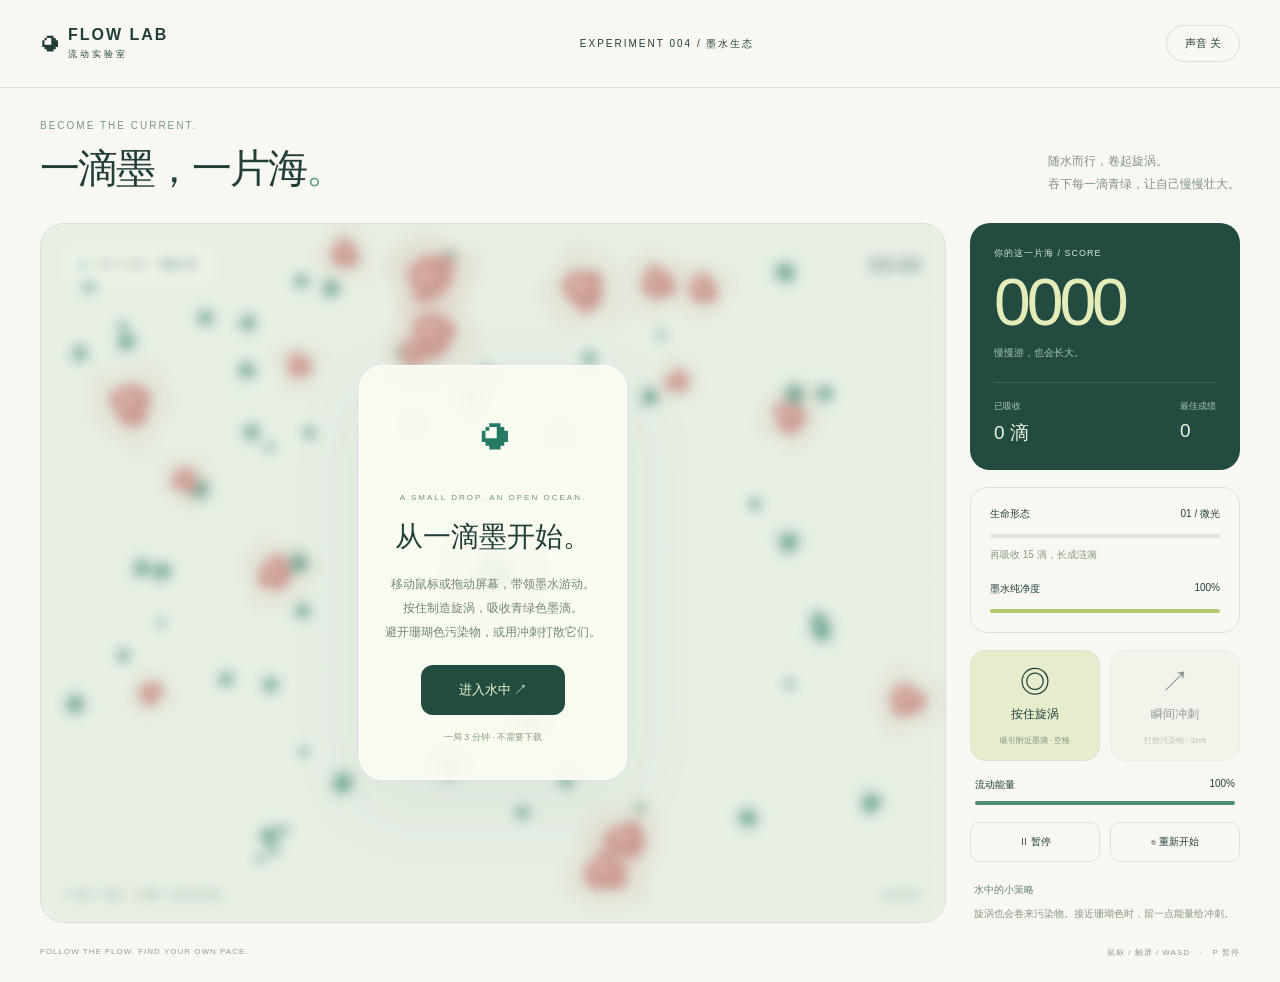
<file: ink-flow/index.html>
<!doctype html><html lang="zh-CN"><head><meta charset="utf-8"><meta name="viewport" content="width=device-width,initial-scale=1,viewport-fit=cover"><meta name="theme-color" content="#edf1e8"><title>墨水吞噬 · INK FLOW</title><link rel="stylesheet" href="style.css"></head><body>
<header><a class="brand" href="../">◕ <span>FLOW LAB<small>流动实验室</small></span></a><span class="edition">EXPERIMENT 004 / 墨水生态</span><button id="sound" aria-pressed="false">声音 关</button></header>
<main><div class="intro"><div><div class="eyebrow">BECOME THE CURRENT.</div><h1>一滴墨，一片海<span>。</span></h1></div><p>随水而行，卷起旋涡。<br>吞下每一滴青绿，让自己慢慢壮大。</p></div>
<div class="layout"><section class="pool"><canvas id="canvas" tabindex="0" aria-label="墨水吞噬游戏，鼠标或方向键移动，空格旋涡，Shift 冲刺，P 暂停"></canvas><div class="pool-top"><span class="pill"><i></i> INK FLOW · 墨水吞噬</span><span id="clock">03:00</span></div><div class="pool-bottom"><span>● 青绿：吸收 &nbsp; <b>●</b> 珊瑚：避开或冲散</span><span id="flowLabel">自由流动</span></div>
<div id="overlay" class="overlay"><div class="welcome"><div class="ink-symbol">◕</div><div class="eyebrow" id="overlayTag">A SMALL DROP. AN OPEN OCEAN.</div><h2 id="overlayTitle">从一滴墨开始。</h2><p id="overlayText">移动鼠标或拖动屏幕，带领墨水游动。<br>按住制造旋涡，吸收青绿色墨滴。<br>避开珊瑚色污染物，或用冲刺打散它们。</p><button class="primary" id="start">进入水中 ↗</button><small>一局 3 分钟 · 不需要下载</small></div></div></section>
<aside><section class="score-card"><div class="eyebrow">你的这一片海 / SCORE</div><div class="score" id="score">0000</div><div id="combo">慢慢游，也会长大。</div><div class="stats"><div>已吸收<strong id="absorbed">0 滴</strong></div><div>最佳成绩<strong id="best">0</strong></div></div></section>
<section class="growth"><div class="row"><span>生命形态</span><b id="level">01 / 微光</b></div><div class="growth-track"><div id="growth"></div></div><p id="next">再吸收 15 滴，长成涟漪</p><div class="row health-label"><span>墨水纯净度</span><b id="health">100%</b></div><div class="health-track"><div id="healthBar"></div></div></section>
<div class="tools"><button id="vortex"><span>◎</span><b>按住旋涡</b><small>吸引附近墨滴 · 空格</small></button><button id="dash"><span>↗</span><b>瞬间冲刺</b><small id="dashLabel">打散污染物 · Shift</small></button></div><div class="energy"><div class="row"><span>流动能量</span><b id="energy">100%</b></div><div class="energy-track"><div id="energyBar"></div></div></div>
<div class="actions"><button id="pause">Ⅱ 暂停</button><button id="restart">↻ 重新开始</button></div><div class="tip"><span>水中的小策略</span><p id="tip">旋涡也会卷来污染物。接近珊瑚色时，留一点能量给冲刺。</p></div></aside></div>
<footer><span>FOLLOW THE FLOW. FIND YOUR OWN PACE.</span><span>鼠标 / 触屏 / WASD &nbsp; · &nbsp; P 暂停</span></footer></main><script type="module" src="game.mjs"></script></body></html>
</file>
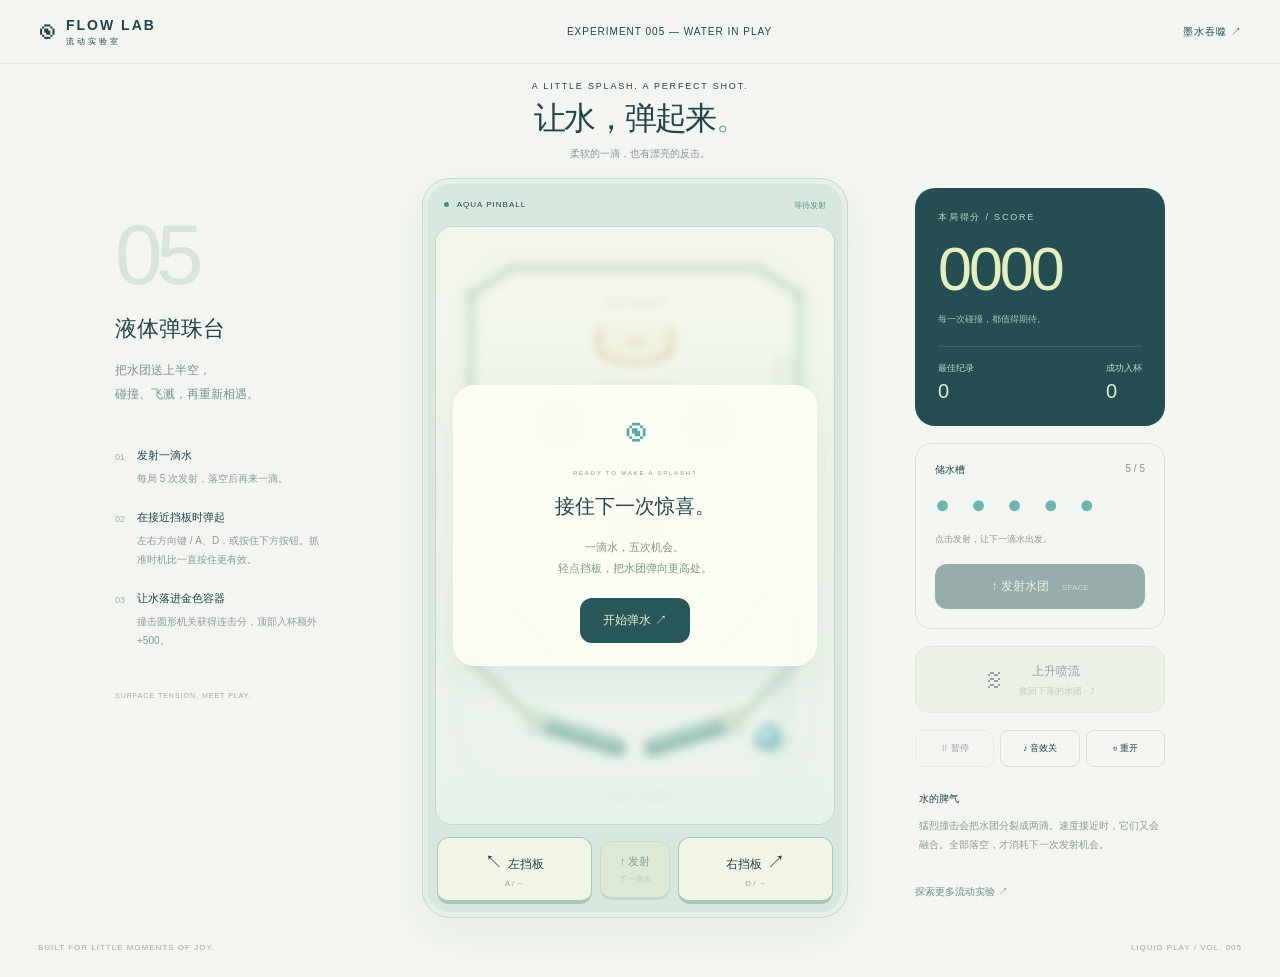
<file: liquid-pinball/index.html>
<!doctype html><html lang="zh-CN"><head><meta charset="utf-8"><meta name="viewport" content="width=device-width,initial-scale=1,viewport-fit=cover"><meta name="theme-color" content="#eef3f1"><title>液体弹珠台 · AQUA PINBALL</title><link rel="stylesheet" href="style.css"></head><body><header><a href="../" class="brand">◉ <span>FLOW LAB <small>流动实验室</small></span></a><span>EXPERIMENT 005 — WATER IN PLAY</span><a href="../ink-flow/">墨水吞噬 ↗</a></header><main><section class="intro"><div class="eyebrow">A LITTLE SPLASH. A PERFECT SHOT.</div><h1>让水，弹起来<span>。</span></h1><p>柔软的一滴，也有漂亮的反击。</p></section><div class="layout"><aside class="left-panel"><div class="number">05</div><h2>液体弹珠台</h2><p class="description">把水团送上半空，<br>碰撞、飞溅，再重新相遇。</p><div class="guide"><div><i>01</i><p><b>发射一滴水</b><small>每局 5 次发射，落空后再来一滴。</small></p></div><div><i>02</i><p><b>在接近挡板时弹起</b><small>左右方向键 / A、D，或按住下方按钮。抓准时机比一直按住更有效。</small></p></div><div><i>03</i><p><b>让水落进金色容器</b><small>撞击圆形机关获得连击分，顶部入杯额外 +500。</small></p></div></div><div class="note">SURFACE TENSION, MEET PLAY.</div></aside>
<section class="machine"><div class="machine-top"><span><i></i> AQUA PINBALL</span><span id="status">等待第一滴水</span></div><div class="board"><canvas id="table" width="600" height="900" tabindex="0" aria-label="液体弹珠台：左右方向键操作挡板，空格发射，J 喷流，P 暂停"></canvas><div id="overlay"><div class="welcome"><div class="droplet">◉</div><div class="eyebrow">READY TO MAKE A SPLASH?</div><h2 id="title">接住下一次惊喜。</h2><p id="message">一滴水，五次机会。<br>轻点挡板，把水团弹向更高处。</p><button id="start" class="primary">开始弹水 ↗</button></div></div></div><div class="flipper-controls"><button id="left" aria-label="左挡板">↖ <b>左挡板</b><small>A / ←</small></button><button id="quick" class="quick" aria-label="发射或使用喷流">↑ 发射<small>下一滴水</small></button><button id="right" aria-label="右挡板"><b>右挡板</b> ↗<small>D / →</small></button></div></section>
<aside class="right-panel"><section class="score-card"><div class="eyebrow">本局得分 / SCORE</div><div id="score">0000</div><p id="combo">每一次碰撞，都值得期待。</p><div class="stats"><span>最佳纪录<strong id="best">0</strong></span><span>成功入杯<strong id="cups">0</strong></span></div></section><section class="reserve"><div class="row"><b>储水槽</b><span id="stockLabel">5 / 5</span></div><div id="stock">● ● ● ● ●</div><p id="hint">准备好，发射第一滴水。</p><button class="primary" id="launch">↑ 发射水团 <small>SPACE</small></button></section><button id="jet" class="jet"><span>≋</span><div><b>上升喷流</b><small id="jetLabel">救回下落的水团 · J</small></div></button><div class="actions"><button id="pause">Ⅱ 暂停</button><button id="sound" aria-pressed="false">♪ 音效关</button><button id="restart">↻ 重开</button></div><div class="tip"><b>水的脾气</b><p>猛烈撞击会把水团分裂成两滴。速度接近时，它们又会融合。全部落空，才消耗下一次发射机会。</p></div><a class="back" href="../">探索更多流动实验 ↗</a></aside></div><footer>BUILT FOR LITTLE MOMENTS OF JOY. <span>LIQUID PLAY / VOL. 005</span></footer></main><script type="module" src="game.mjs"></script></body></html>
</file>
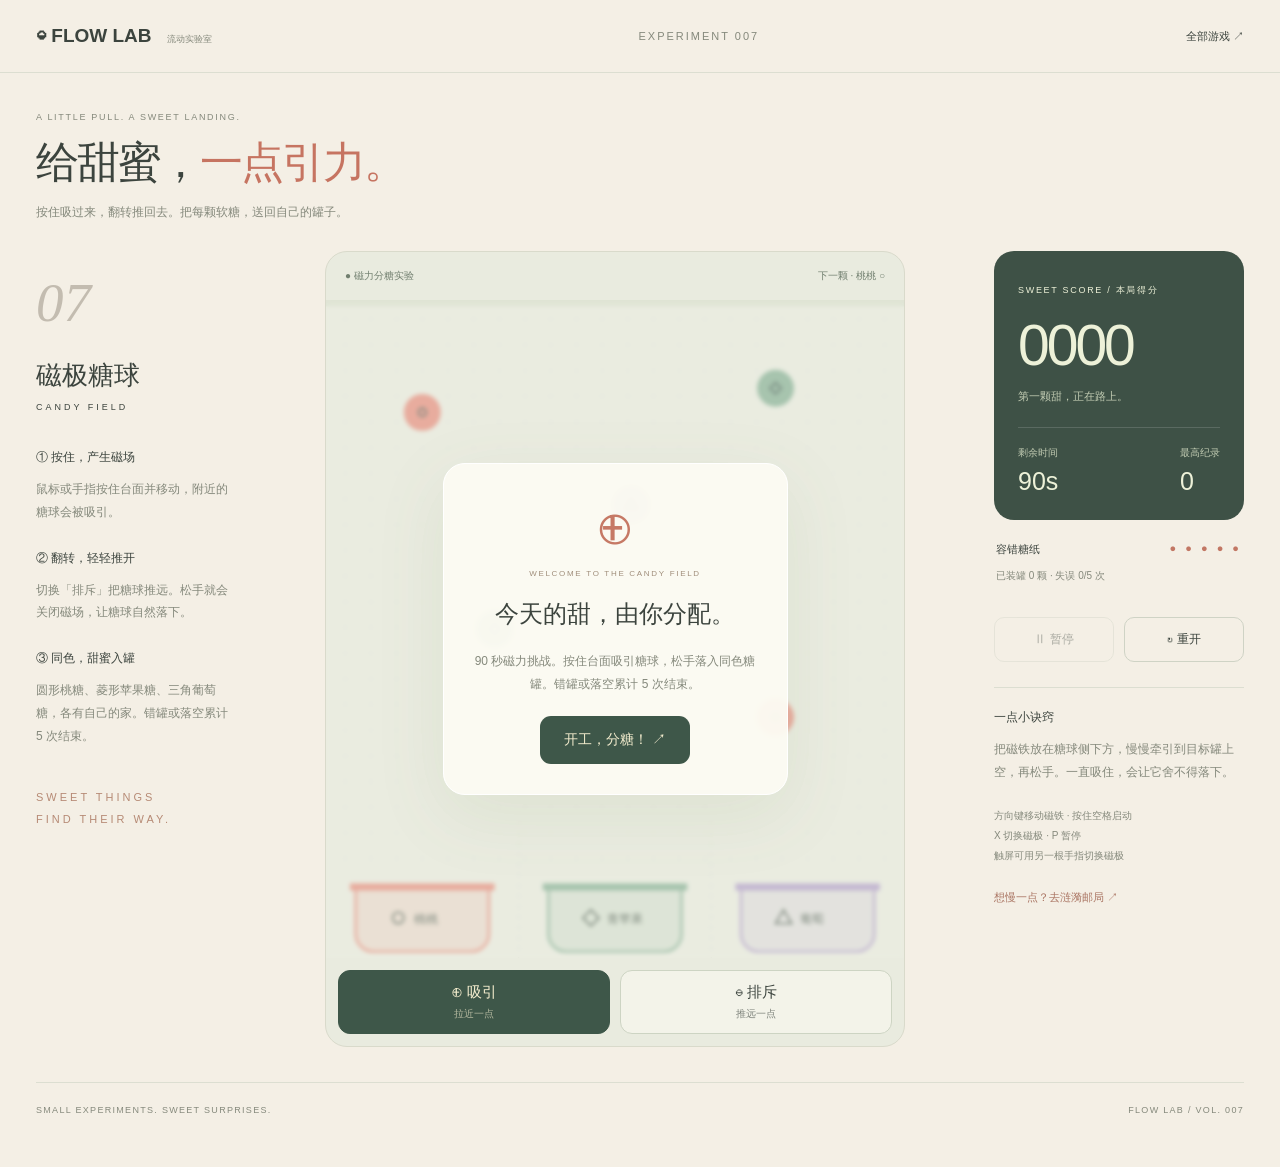
<file: magnet-candy/index.html>
<!doctype html><html lang="zh-CN"><head><meta charset="utf-8"><meta name="viewport" content="width=device-width,initial-scale=1,viewport-fit=cover"><meta name="theme-color" content="#f4efe5"><title>磁极糖球 · CANDY FIELD</title><link rel="stylesheet" href="style.css"></head><body>
<header><a class="brand" href="../">◒ FLOW LAB <small>流动实验室</small></a><span>EXPERIMENT 007</span><a href="../">全部游戏 ↗</a></header><main><section class="intro"><p class="eyebrow">A LITTLE PULL. A SWEET LANDING.</p><h1>给甜蜜，<em>一点引力。</em></h1><p>按住吸过来，翻转推回去。把每颗软糖，送回自己的罐子。</p></section>
<div class="layout"><aside class="story"><span class="number">07</span><h2>磁极糖球</h2><p class="english">CANDY FIELD</p><div class="rule"><b>① 按住，产生磁场</b><p>鼠标或手指按住台面并移动，附近的糖球会被吸引。</p></div><div class="rule"><b>② 翻转，轻轻推开</b><p>切换「排斥」把糖球推远。松手就会关闭磁场，让糖球自然落下。</p></div><div class="rule"><b>③ 同色，甜蜜入罐</b><p>圆形桃糖、菱形苹果糖、三角葡萄糖，各有自己的家。错罐或落空累计 5 次结束。</p></div><p class="stamp">SWEET THINGS<br>FIND THEIR WAY.</p></aside>
<section class="machine"><div class="machine-head"><span>● 磁力分糖实验</span><span id="next">下一颗 · 桃桃 ○</span></div><div class="surface"><canvas id="field" width="720" height="820" tabindex="0" aria-label="磁极糖球台面：按住拖动控制磁场，方向键移动磁铁，空格开启磁场，X 切换吸引排斥。"></canvas><div id="overlay"><div class="welcome"><span class="icon">⊕</span><p class="eyebrow" id="caption">WELCOME TO THE CANDY FIELD</p><h2 id="title">今天的甜，由你分配。</h2><p id="message">90 秒磁力挑战。按住台面吸引糖球，松手落入同色糖罐。错罐或落空累计 5 次结束。</p><button class="primary" id="start">开工，分糖！ ↗</button></div></div></div><div class="controls"><button id="attract" class="selected" aria-pressed="true">⊕ 吸引 <small>拉近一点</small></button><button id="repel" aria-pressed="false">⊖ 排斥 <small>推远一点</small></button></div></section>
<aside class="dashboard"><section class="score-card"><p class="eyebrow">SWEET SCORE / 本局得分</p><strong id="score">0000</strong><p id="combo" role="status">第一颗甜，正在路上。</p><div class="stats"><span>剩余时间<b id="time">90s</b></span><span>最高纪录<b id="best">0</b></span></div></section><section class="health"><div><b>容错糖纸</b><span id="lives">● ● ● ● ●</span></div><p id="caught">已装罐 0 颗 · 错罐或落空会失去一张糖纸</p></section><div class="actions"><button id="pause" disabled>Ⅱ 暂停</button><button id="restart">↻ 重开</button></div><section class="tip"><span>一点小诀窍</span><p>把磁铁放在糖球侧下方，慢慢牵引到目标罐上空，再松手。一直吸住，会让它舍不得落下。</p></section><p class="keyboard">方向键移动磁铁 · 按住空格启动<br>X 切换磁极 · P 暂停<br>触屏可用另一根手指切换磁极</p><a class="other" href="../ripple-post/">想慢一点？去涟漪邮局 ↗</a></aside></div><footer>SMALL EXPERIMENTS. SWEET SURPRISES.<span>FLOW LAB / VOL. 007</span></footer></main><script type="module" src="game.mjs"></script></body></html>
</file>
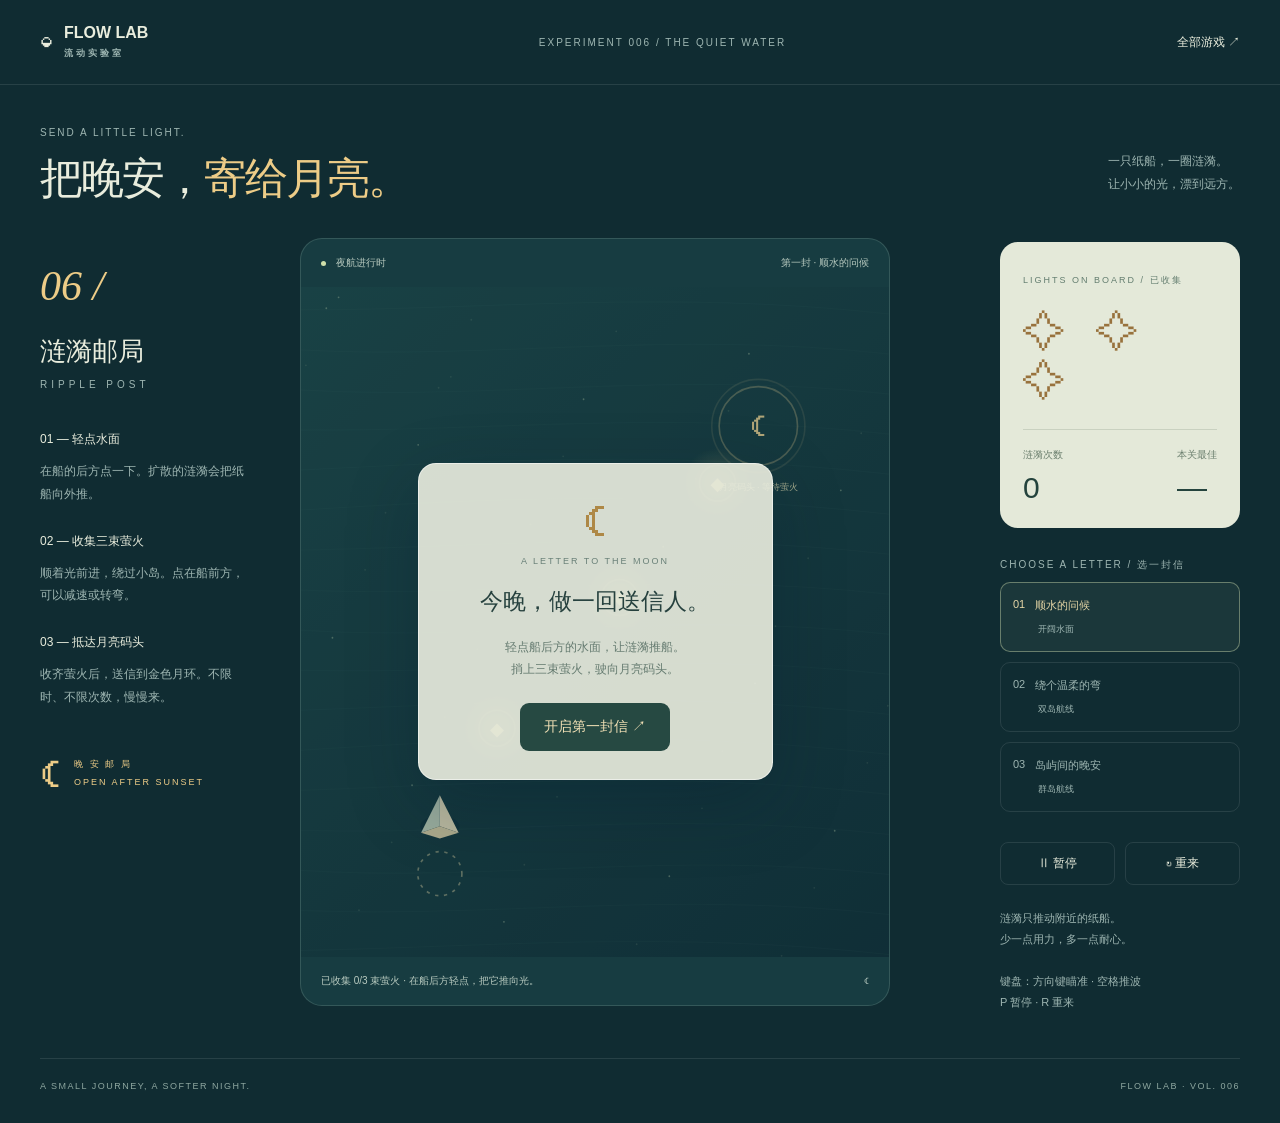
<file: ripple-post/index.html>
<!doctype html>
<html lang="zh-CN"><head><meta charset="utf-8"><meta name="viewport" content="width=device-width,initial-scale=1,viewport-fit=cover"><meta name="theme-color" content="#102c32"><title>涟漪邮局 · RIPPLE POST</title><link rel="stylesheet" href="style.css"></head>
<body><header><a href="../" class="brand">◒ <span>FLOW LAB <small>流动实验室</small></span></a><span class="edition">EXPERIMENT 006 / THE QUIET WATER</span><a href="../">全部游戏 ↗</a></header>
<main><section class="intro"><div><p class="eyebrow">SEND A LITTLE LIGHT.</p><h1>把晚安，<em>寄给月亮。</em></h1></div><p>一只纸船，一圈涟漪。<br>让小小的光，漂到远方。</p></section>
<div class="layout"><aside class="story"><span class="index">06 /</span><h2>涟漪邮局</h2><p class="english">RIPPLE POST</p><div class="rule"><b>01 — 轻点水面</b><p>在船的后方点一下。扩散的涟漪会把纸船向外推。</p></div><div class="rule"><b>02 — 收集三束萤火</b><p>顺着光前进，绕过小岛。点在船前方，可以减速或转弯。</p></div><div class="rule"><b>03 — 抵达月亮码头</b><p>收齐萤火后，送信到金色月环。不限时、不限次数，慢慢来。</p></div><div class="postmark">☾<span>晚 安 邮 局<br>OPEN AFTER SUNSET</span></div></aside>
<section class="pond"><div class="pond-head"><span><i></i> 夜航进行时</span><span id="levelName"></span></div><div class="surface"><canvas id="water" width="720" height="820" tabindex="0" aria-label="涟漪邮局水面。点击船后方推动；方向键移动瞄准点，空格制造涟漪。"></canvas><div id="overlay"><div class="letter"><span class="moon">☾</span><p class="eyebrow" id="caption">A LETTER TO THE MOON</p><h2 id="title">今晚，做一回送信人。</h2><p id="message">轻点船后方的水面，让涟漪推船。<br>捎上三束萤火，驶向月亮码头。</p><button class="primary" id="start">开启第一封信 ↗</button></div></div></div><div class="pond-foot"><span id="hint" role="status">点击距船较近的水面，试着推它一下。</span><span>☾</span></div></section>
<aside class="dashboard"><section class="card"><p class="eyebrow">LIGHTS ON BOARD / 已收集</p><div id="lights" aria-label="已收集零束萤火">✧ ✧ ✧</div><div class="metrics"><div>涟漪次数<strong id="strokes">0</strong></div><div>本关最佳<strong id="best">—</strong></div></div></section><section class="routes"><p class="eyebrow">CHOOSE A LETTER / 选一封信</p><button data-level="0">01 <span>顺水的问候</span><small>开阔水面</small></button><button data-level="1">02 <span>绕个温柔的弯</span><small>双岛航线</small></button><button data-level="2">03 <span>岛屿间的晚安</span><small>群岛航线</small></button></section><div class="actions"><button id="pause">Ⅱ 暂停</button><button id="restart">↻ 重来</button></div><p class="note">涟漪只推动附近的纸船。<br>少一点用力，多一点耐心。<br><br>键盘：方向键瞄准 · 空格推波<br>P 暂停 · R 重来</p></aside></div>
<footer>A SMALL JOURNEY, A SOFTER NIGHT.<span>FLOW LAB · VOL. 006</span></footer></main><script type="module" src="game.mjs"></script></body></html>
</file>
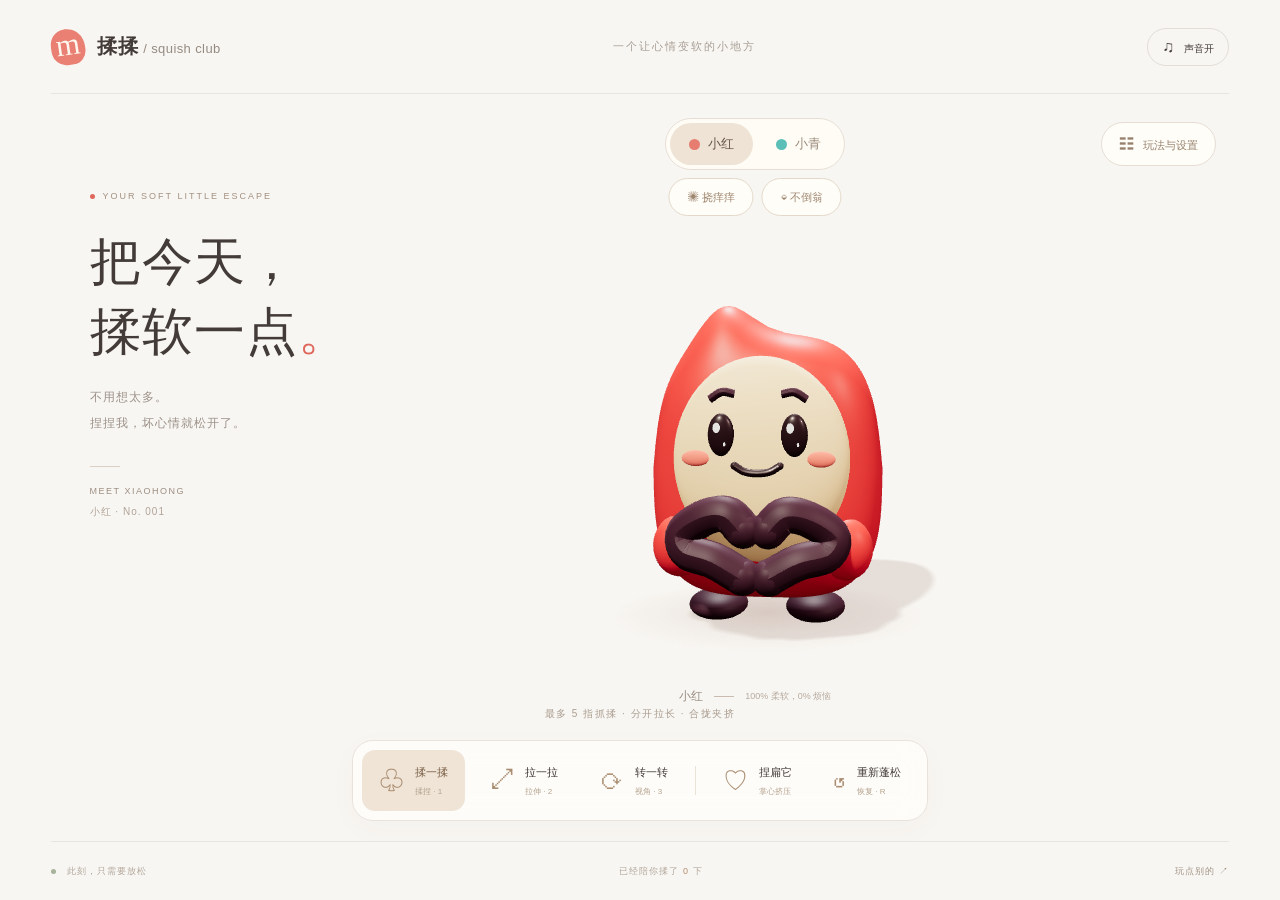
<file: squishy/index.html>
<!doctype html>
<html lang="zh-CN"><head><meta charset="UTF-8"><meta name="viewport" content="width=device-width,initial-scale=1,viewport-fit=cover"><meta name="theme-color" content="#f8f6f2"><title>小红 · 揉揉 / A little softer</title><link rel="stylesheet" href="style.css?v=play6"></head>
<body>
<header><a class="brand" href="./" aria-label="揉揉首页"><span class="brand-icon">m</span><b>揉揉<span> / squish club</span></b></a><div class="header-note">一个让心情变软的小地方</div><button id="sound" class="sound" aria-pressed="true" title="开关声音">♫ <span>声音开</span></button></header>
<main>
 <div class="special-modes" role="group" aria-label="趣味模式"><button data-mode="tickle" aria-pressed="false">✺ 挠痒痒</button><button data-mode="rocker" aria-pressed="false">◒ 不倒翁</button></div><div id="reaction" aria-live="polite"></div>
 <div class="character-switch" role="group" aria-label="切换人物"><button data-character="red" aria-pressed="true"><i></i>小红</button><button data-character="qing" aria-pressed="false"><i></i>小青</button></div>
 <button id="openSettings" class="settings-trigger" aria-haspopup="dialog">☷ <span>玩法与设置</span></button>
 <div class="intro"><div class="eyebrow"><i></i> YOUR SOFT LITTLE ESCAPE</div><h1>把今天，<br>揉软一点<span>。</span></h1><p>不用想太多。<br>捏捏我，坏心情就松开了。</p><div class="intro-line"></div><div class="edition">MEET XIAOHONG <span>小红 · No. 001</span></div></div>
 <div id="stage" aria-label="小红 3D 互动区：最多五指同时抓取、拉扯、挤压和扭动" role="application"><canvas id="canvas" tabindex="0" aria-label="可揉捏的三维小红"></canvas><div id="loading">小红正在变软…</div><div class="float-note" id="floatNote">嘿，来捏捏我呀 <span>✳</span></div><div id="cursor"><span>按住揉捏</span></div><div id="touchPoints" aria-hidden="true"></div><div id="touchStatus">最多 5 指 · 抓住不同位置一起揉</div><div id="challengeCard" hidden><span id="challengeTitle">变形挑战 · 不计时</span><div><span data-step="0">① 压成小饼</span><span data-step="1">② 拉长一截</span><span data-step="2">③ 拧个麻花</span></div></div><div class="celebration" aria-hidden="true">✧ ♡ ✦ ♡ ✧</div></div>
 <aside class="character-card"><div class="card-top"><span class="live-dot"></span> 小红今天的状态 <span>↗</span></div><strong id="mood">软乎乎，等你来</strong><div class="soft-label"><label for="softness">软糯程度</label><output id="softValue">糯叽叽</output></div><input id="softness" type="range" min="0" max="100" value="65" aria-label="软糯程度"><div class="range-label"><span>弹弹的</span><span>慢慢回弹</span></div><div class="material"><span class="material-dot"></span> 草莓红 · 软胶手感</div><div class="sound-picker"><span>揉捏音色</span><div role="group" aria-label="揉捏音色"><button data-sound="silicone" class="selected" aria-pressed="true">软胶</button><button data-sound="bubble" aria-pressed="false">啵啵</button><button data-sound="jelly" aria-pressed="false">Q 弹</button></div></div></aside>
 <div class="name-tag"><span>小红</span><span class="tag-line"></span><small>100% 柔软，0% 烦恼</small></div>
 <section class="bottom"><div class="play-tools" role="group" aria-label="更多玩法"><button data-play="tap" title="快捷键 4">☟ 拍一拍</button><button data-play="shake" title="快捷键 5">〰 抖一抖</button><button data-play="twist" title="快捷键 6">⋈ 拧麻花</button><button id="challenge" aria-pressed="false">✧ 变形挑战</button></div><div class="pressure-panel">
  <div class="pressure-top"><label for="pressureGain">按压力度 <output id="gainValue">60%</output></label><span class="pressure-live"><span id="pressureSource">长按逐渐加力</span><meter id="pressureMeter" min="0" max="100" value="0" aria-label="当前挤压力度"></meter><output id="pressureValue">0%</output></span></div>
  <div class="pressure-controls"><div class="pressure-presets" role="group" aria-label="力度预设"><button data-pressure="25" aria-pressed="false">轻轻捏</button><button data-pressure="60" aria-pressed="true" class="selected">普通捏</button><button data-pressure="100" aria-pressed="false">用力捏</button></div><input id="pressureGain" type="range" min="10" max="100" value="60" aria-label="按压力度" aria-describedby="pressureHelp"></div>
  <span class="sr-only" id="pressureHelp">力度越高，凹陷越深。普通触屏和鼠标按住逐渐加力，支持压感的触笔或触屏随实际压力变化。</span>
 </div><div class="gesture-tip" id="tip">最多 5 指抓揉 · 分开拉长 · 合拢夹挤</div><div class="dock" role="toolbar" aria-label="互动工具"><button class="mode active" data-mode="knead" aria-pressed="true"><span class="tool-icon">♧</span><span>揉一揉<small>揉捏 · 1</small></span></button><button class="mode" data-mode="stretch" aria-pressed="false"><span class="tool-icon">⤢</span><span>拉一拉<small>拉伸 · 2</small></span></button><button class="mode" data-mode="rotate" aria-pressed="false"><span class="tool-icon">⟳</span><span>转一转<small>视角 · 3</small></span></button><div class="dock-divider"></div><button id="hug"><span class="tool-icon">♡</span><span>捏扁它<small>掌心挤压</small></span></button><button id="reset" title="恢复原样（R）"><span class="tool-icon">↺</span><span>重新蓬松<small>恢复 · R</small></span></button></div></section>
</main>
<footer><span><i></i> 此刻，只需要放松</span><span id="squeezeCount">已经陪你揉了 <b>0</b> 下</span><a href="../">玩点别的 ↗</a></footer><div class="toast" id="toast" role="status" aria-live="polite"></div>
<dialog id="settingsDialog" aria-labelledby="settingsTitle"><div class="sheet-heading"><div><small>MAKE YOURSELF COMFORTABLE</small><h2 id="settingsTitle">随心揉揉</h2></div><button id="closeSettings" aria-label="关闭玩法与设置">✕</button></div><div id="settingsContent"></div><p class="sheet-help">最多五根手指一起揉。普通屏幕长按加力，支持压感的设备随力度变化。</p></dialog>
<script type="module" src="app.mjs?v=play6"></script>
</body></html>
</file>
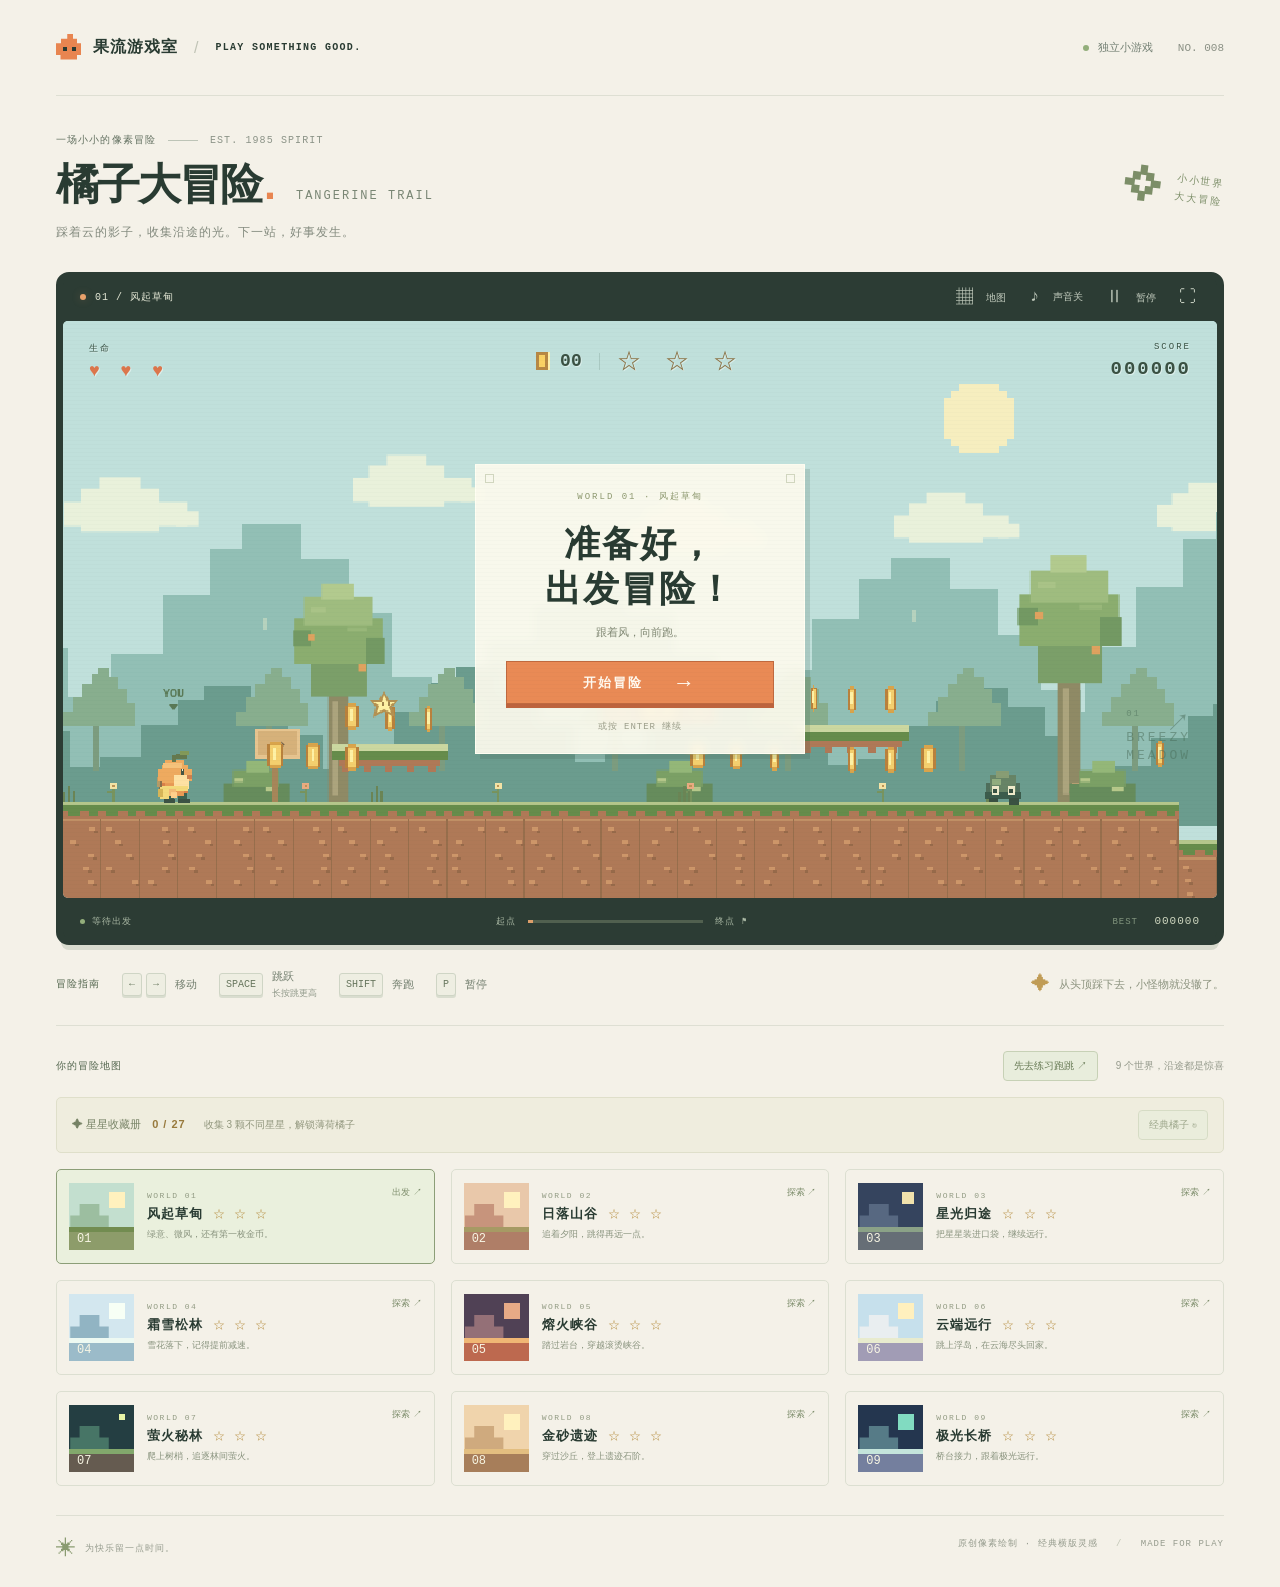
<file: tangerine-trail/index.html>
<!doctype html>
<html lang="zh-CN">
<head>
<meta charset="UTF-8"><meta name="viewport" content="width=device-width,initial-scale=1,viewport-fit=cover"><meta name="theme-color" content="#f4f1e8">
<title>橘子大冒险 · Tangerine Trail</title>
<link rel="icon" href="data:image/svg+xml,%3Csvg xmlns='http://www.w3.org/2000/svg' viewBox='0 0 40 40'%3E%3Crect x='6' y='12' width='28' height='24' rx='10' fill='%23e88047'/%3E%3Cpath d='M20 14V5h10v5H20' fill='%235d7851'/%3E%3C/svg%3E">
<link rel="stylesheet" href="style.css">
</head>
<body>
<div class="page">
<header><a class="brand" href="../" aria-label="返回游戏集合"><span class="brand-icon"><i></i></span>果流游戏室<span class="brand-slash">/</span><span class="brand-en">PLAY SOMETHING GOOD.</span></a><div class="edition"><span></span> 独立小游戏 <b>NO. 008</b></div></header>
<main>
<section class="intro"><div><div class="eyebrow"><span>一场小小的像素冒险</span><span class="line"></span> EST. 1985 SPIRIT</div><h1>橘子大冒险<span class="title-dot">.</span><span class="english-title">TANGERINE TRAIL</span></h1><p>踩着云的影子，收集沿途的光。下一站，好事发生。</p></div><div class="intro-stamp"><svg viewBox="0 0 48 48" aria-hidden="true"><path fill="currentColor" d="M20 4h8v8h8v8h8v8h-8v8h-8v8h-8v-8h-8v-8H4v-8h8v-8h8z"/><path fill="#f4f1e8" d="M21 15h6v18h-6zM15 21h18v6H15z"/></svg><span>小小世界<br>大大冒险</span></div></section>
<section class="arcade" aria-label="橘子大冒险游戏">
<div class="console-top"><div class="cartridge-label"><span class="live-dot"></span><span id="level-label">01 / 风起草甸</span></div><div class="console-tools"><button id="map-toggle" aria-label="选择关卡" title="选择关卡">▦ <span>地图</span></button><button id="sound" aria-label="开启声音" title="声音开关">♪ <span>声音关</span></button><button id="pause" title="暂停（P）" aria-label="暂停游戏">Ⅱ <span>暂停</span></button><button id="fullscreen" title="全屏" aria-label="全屏游戏">⛶</button></div></div>
<div class="viewport" id="viewport"><canvas id="game" width="960" height="480" aria-label="横版冒险游戏，使用方向键移动，空格跳跃" tabindex="0"></canvas>
<div class="hud"><div class="health"><span class="hud-caption">生命</span><span id="hearts">♥ ♥ ♥</span></div><div class="hud-coins"><span class="coin-icon"></span><b id="coins">00</b><span class="hud-divider"></span><span id="stars">☆ ☆ ☆</span></div><div class="hud-score"><span class="hud-caption">SCORE</span><b id="score">000000</b></div></div>
<div class="notice" id="notice">⚑ 检查点已点亮 · 恢复一颗心</div>
<div class="overlay" id="overlay"><div class="start-card"><div class="card-kicker" id="card-kicker">WORLD 01 · 风起草甸</div><h2 id="card-title">准备好，<br>出发冒险！</h2><p id="card-text">越过小山丘，接住每一份小幸运。</p><button class="primary" id="play">开始冒险 <span>→</span></button><div class="card-hint" id="card-hint">或按 ENTER 开始</div></div></div>
<div class="transition-veil" id="transition-veil"><span id="transition-label"></span></div><div class="scene-caption" id="scene-caption"><span>01</span> BREEZY<br>MEADOW <i>↗</i></div>
</div>
<div class="console-bottom"><span><i class="status-dot"></i><span id="status">等待出发</span></span><div class="journey"><span>起点</span><div class="progress"><i id="progress"></i></div><span>终点 ⚑</span></div><span class="best">BEST <b id="best">000000</b></span></div>
<div class="touch-controls" aria-label="触屏控制"><div><button data-key="left" aria-label="向左">◀</button><button data-key="right" aria-label="向右">▶</button></div><div><button id="speed-toggle" class="run" aria-pressed="true" aria-label="自动奔跑已开启，点击切换慢走">自动跑</button><button data-key="jump" class="jump" aria-label="跳跃">跳跃 ↗</button></div></div>
</section>
<section class="under-game"><div class="controls"><span class="section-label">冒险指南</span><div><kbd>←</kbd><kbd>→</kbd><span>移动</span></div><div><kbd>SPACE</kbd><span>跳跃<small>长按跳更高</small></span></div><div><kbd>SHIFT</kbd><span>奔跑</span></div><div><kbd>P</kbd><span>暂停</span></div></div><div class="tip"><span>✦</span> 从头顶踩下去，小怪物就没辙了。</div></section>
<section class="worlds" aria-label="选择关卡"><div class="world-heading"><span class="section-label">你的冒险地图</span><button id="practice" class="practice-button">先去练习跑跳 ↗</button><span id="world-count">9 个世界，沿途都是惊喜</span></div><div class="collection"><span>✦ 星星收藏册 <b id="collection-count">0 / 27</b></span><span id="collection-hint">收集 3 颗不同星星，解锁薄荷橘子</span><button id="outfit" disabled>经典橘子 ↻</button></div><div class="world-list" id="world-list"></div></section>
</main><footer><span><span class="footer-flower">✳</span> 为快乐留一点时间。</span><span>原创像素绘制 · 经典横版灵感 <span class="footer-sep">/</span> MADE FOR PLAY</span></footer>
</div>
<script type="module" src="game.mjs"></script>
</body></html>
</file>
<file: ink-flow/style.css>
:root{font-family:Arial,"PingFang SC","Microsoft Yahei",sans-serif;color:#213f37;background:#f7f8f2;font-synthesis:none}*{box-sizing:border-box}body{margin:0}button,a{-webkit-tap-highlight-color:transparent}button{font:inherit;color:inherit;cursor:pointer;touch-action:manipulation}button:focus-visible,a:focus-visible{outline:3px solid #e99c80;outline-offset:4px}header{height:88px;margin:0 auto;padding:0 40px;max-width:1500px;border-bottom:1px solid #dce3d7;display:flex;align-items:center;justify-content:space-between}.brand{display:flex;gap:10px;align-items:center;font-size:36px;color:inherit;text-decoration:none}.brand span{font-size:16px;font-weight:800;letter-spacing:2px}.brand small{display:block;font-size:9px;letter-spacing:3px;font-weight:400;margin-top:4px}.edition,.eyebrow{font-size:10px;letter-spacing:2px}header button{border:1px solid #d7dfd5;border-radius:30px;background:transparent;padding:10px 18px;font-size:11px}main{max-width:1500px;margin:auto;padding:32px 40px 0}.intro{display:flex;justify-content:space-between;align-items:end;margin-bottom:27px}.intro .eyebrow{color:#7c9487}h1{font-size:40px;letter-spacing:-2px;margin:10px 0 0;font-weight:600}h1 span{color:#5b9b82}.intro p{font-size:12px;color:#809183;line-height:1.9;margin:0}.layout{display:grid;grid-template-columns:minmax(0,1fr) 270px;gap:24px}.pool{position:relative;min-width:0;background:#e6eee4;border:1px solid #d5e0d3;border-radius:24px;overflow:hidden;min-height:520px}canvas{width:100%;height:100%;position:absolute;inset:0;touch-action:none;outline:none}.pool-top,.pool-bottom{position:absolute;left:24px;right:24px;display:flex;justify-content:space-between;align-items:center;pointer-events:none}.pool-top{top:22px}.pool-bottom{bottom:20px;font-size:10px;color:#698778}.pool-bottom b{color:#ca7e75;font-weight:400}.pill{font-size:9px;letter-spacing:1px;padding:11px 14px;border:1px solid #fff9;background:#f6faf080;border-radius:30px}.pill i{display:inline-block;width:6px;height:6px;background:#287c66;border-radius:50%;margin-right:7px}#clock{font-size:21px;font-variant-numeric:tabular-nums}.overlay{position:absolute;inset:0;background:#eaf1e552;backdrop-filter:blur(6px);display:grid;place-items:center;padding:20px}.overlay[hidden]{display:none}.welcome{text-align:center;max-width:410px;padding:35px 25px;border-radius:24px;background:#fafcf1ed;border:1px solid #fff;box-shadow:0 24px 80px #36554612}.ink-symbol{font-size:60px;color:#257965;line-height:1.2}.welcome .eyebrow{font-size:8px;margin-top:20px;color:#769385}.welcome h2{font-size:28px;font-weight:500;margin:16px 0}.welcome p{font-size:12px;line-height:2;color:#748577}.primary{background:#234d3f;color:#edf6ce;border:0;border-radius:12px;padding:16px 38px;font-size:13px;margin:9px 0 16px}.welcome small{display:block;font-size:9px;color:#8a9a87}aside{display:flex;flex-direction:column;gap:17px}.score-card{background:#244b40;border-radius:20px;padding:24px;color:#d7e8d7}.score-card .eyebrow{font-size:9px;letter-spacing:1px}.score{font-size:66px;letter-spacing:-4px;color:#e4edba;font-weight:500;line-height:1.3;font-variant-numeric:tabular-nums}#combo{font-size:10px;color:#a8c1af;min-height:14px}.stats{display:flex;justify-content:space-between;margin-top:22px;padding-top:17px;border-top:1px solid #ffffff20;font-size:9px;color:#a8c1af}.stats strong{font-size:19px;display:block;color:#edf4e0;margin-top:7px;font-weight:400}.growth{border:1px solid #dce3d6;border-radius:17px;padding:19px}.row{display:flex;justify-content:space-between;font-size:10px}.row b{font-weight:500}.growth-track,.health-track,.energy-track{height:4px;background:#dfe7da;border-radius:5px;margin-top:13px;overflow:hidden}.growth-track div,.health-track div,.energy-track div{height:100%;background:#548c73;width:0;transition:width .15s}.growth p{font-size:10px;color:#8b9a85;margin:10px 0 20px}.health-track div{background:#b5c874}.tools{display:grid;grid-template-columns:1fr 1fr;gap:10px}.tools button{border:1px solid #dce3d3;background:#e5edcd;border-radius:15px;min-height:111px;user-select:none;touch-action:none}.tools button+button{background:#f0f0e6}.tools span{display:block;font-size:30px;line-height:1.2}.tools b{display:block;font-size:12px;margin:6px 0}.tools small{font-size:8px;color:#84917a}.tools button.active{background:#c4ddae}.tools button:disabled{opacity:.5;cursor:default}.energy{padding:0 5px}.energy-track{margin-top:9px}.actions{display:flex;gap:10px}.actions button{flex:1;background:transparent;border:1px solid #dce3d6;border-radius:10px;padding:12px 0;font-size:10px}.tip{padding:0 4px}.tip span{font-size:10px;color:#688570}.tip p{font-size:10px;line-height:1.9;color:#8a9885;margin:7px 0 0}footer{display:flex;justify-content:space-between;font-size:8px;color:#91a08c;letter-spacing:1px;padding:24px 0}
@media(min-width:1500px){.pool{min-height:700px}}@media(max-width:850px){header{padding:0 20px;height:70px}.edition{display:none}main{padding:22px 18px 0}.intro{margin-bottom:20px}h1{font-size:30px}.intro p{display:none}.layout{grid-template-columns:1fr}.pool{height:60vh;min-height:400px;max-height:700px}aside{display:grid;grid-template-columns:1fr 1fr;gap:12px}.score-card{padding:16px}.score{font-size:44px}.stats{margin-top:10px;padding-top:10px}.growth{padding:16px}.tools{grid-column:1/-1}.tools button{min-height:75px;display:grid;grid-template-columns:35px 1fr;align-content:center;padding:9px}.tools span{grid-row:1/3;align-self:center}.tools b{margin:3px}.energy{align-self:center}.tip{grid-column:1/-1}footer span:last-child{display:none}.pool-top,.pool-bottom{left:16px;right:16px}.pool-bottom{font-size:8px}.welcome{padding:24px 17px}.welcome h2{font-size:24px}.ink-symbol{font-size:44px}}
@media(prefers-reduced-motion:reduce){*{transition:none!important}}

@media(max-width:850px){body{padding-bottom:105px}.tools{position:fixed;bottom:max(12px,env(safe-area-inset-bottom));left:18px;right:18px;z-index:5;padding:7px;background:#f7f8f2ed;border:1px solid #dce3d6;border-radius:21px;box-shadow:0 8px 30px #234d3f20;backdrop-filter:blur(12px)}.tools button{min-height:60px}.pool{height:57vh}}
</file>
<file: liquid-pinball/style.css>
:root{font-family:Arial,"PingFang SC","Microsoft Yahei",sans-serif;color:#23444a;background:#f2f5f0}*{box-sizing:border-box}body{margin:0}button,a{-webkit-tap-highlight-color:transparent}button{font:inherit;cursor:pointer;color:inherit;touch-action:manipulation}a{color:inherit;text-decoration:none}button:focus-visible,a:focus-visible{outline:3px solid #d8a960;outline-offset:3px}header{max-width:1460px;margin:auto;height:78px;padding:0 38px;display:flex;align-items:center;justify-content:space-between;border-bottom:1px solid #dce5dd;font-size:10px;letter-spacing:1px}.brand{font-size:33px;display:flex;gap:10px;align-items:center}.brand span{font-size:14px;letter-spacing:2px;font-weight:bold}.brand small{display:block;font-size:8px;letter-spacing:3px;margin-top:3px;font-weight:normal}main{max-width:1400px;margin:auto;padding:28px 38px 0}.intro{text-align:center;margin-bottom:27px}.eyebrow{font-size:9px;letter-spacing:1.8px}h1{font-size:38px;font-weight:500;letter-spacing:-1.8px;margin:9px 0}h1 span{color:#63a9a7}.intro p{font-size:11px;color:#879995;margin:0}.layout{display:grid;grid-template-columns:1fr minmax(320px,490px) 250px;gap:35px;align-items:start}.left-panel{padding-top:28px}.number{font-size:85px;color:#d7e5dd;font-weight:300;letter-spacing:-6px}.left-panel h2{font-size:22px;font-weight:500;margin:10px 0 14px}.description{font-size:12px;color:#7a9390;line-height:2}.guide{margin-top:42px}.guide>div{display:flex;gap:12px;margin-bottom:22px}.guide i{font-size:9px;font-style:normal;padding-top:4px;color:#9ab0a6}.guide p{margin:0}.guide b{display:block;font-size:11px;font-weight:500}.guide small{display:block;font-size:10px;color:#879e98;line-height:1.9;max-width:190px;margin-top:6px}.note{font-size:7px;letter-spacing:1px;color:#9aada2;margin-top:42px}.machine{background:#d8e8df;border:1px solid #c4d9ce;border-radius:28px;padding:12px;box-shadow:0 15px 40px #365c4910,inset 0 0 0 5px #e5eee7}.machine-top{display:flex;justify-content:space-between;padding:9px 9px 15px;font-size:8px;letter-spacing:1px}.machine-top i{display:inline-block;width:5px;height:5px;border-radius:50%;background:#3f8e87;margin-right:5px}#status{letter-spacing:0;color:#648a7e}.board{position:relative;border-radius:17px;overflow:hidden;background:#f3f6e9;border:1px solid #c7d9ce}canvas{display:block;width:100%;aspect-ratio:2/3;touch-action:none;outline:none}#overlay{position:absolute;inset:0;display:grid;place-items:center;background:#edf5ea75;backdrop-filter:blur(5px);padding:17px}#overlay[hidden]{display:none}.welcome{text-align:center;background:#fcfdf3ed;border:1px solid white;border-radius:22px;padding:32px 20px;width:100%;box-shadow:0 12px 40px #365d4415}.droplet{font-size:55px;color:#54aaa9;margin-bottom:18px}.welcome .eyebrow{font-size:7px;color:#7e9a8b}.welcome h2{font-size:23px;font-weight:500;margin:17px 0}.welcome p{font-size:11px;line-height:1.9;color:#7e968c;white-space:pre-line}.primary{background:#28575a;color:#eaf2d4;border:0;border-radius:12px;padding:14px 23px;font-size:12px}.welcome .primary{margin-top:8px}.flipper-controls{display:grid;grid-template-columns:1fr 70px 1fr;gap:8px;padding:12px 2px 1px;align-items:center}.flipper-controls button{border:1px solid #a8c9b9;border-bottom:4px solid #aac6b6;border-radius:12px;background:#f1f5e5;padding:12px 5px;font-size:18px;touch-action:none;user-select:none;-webkit-user-select:none}.flipper-controls button.active{background:#baded2;transform:translateY(2px);border-bottom-width:2px}.flipper-controls b{font-size:12px;font-weight:500}.flipper-controls small{display:block;font-size:8px;color:#92a99b;margin-top:5px}.flipper-controls>div{text-align:center;font-size:9px;line-height:1.8;color:#6a8d7e}.flipper-controls>div span{font-size:8px;color:#96ab9d}.right-panel{display:flex;flex-direction:column;gap:17px;padding-top:10px}.score-card{background:#244e51;border-radius:20px;color:#c0d8cd;padding:23px}#score{font-size:61px;color:#e4efbe;letter-spacing:-3px;font-variant-numeric:tabular-nums;margin-top:10px}#combo{font-size:9px;color:#a5c1b5;min-height:13px}.stats{display:flex;justify-content:space-between;border-top:1px solid #ffffff20;padding-top:15px;margin-top:20px;font-size:9px}.stats strong{display:block;color:#e4eddb;font-size:20px;font-weight:400;margin-top:5px}.reserve{padding:19px;border:1px solid #d6e1d5;border-radius:17px}.row{display:flex;justify-content:space-between;font-size:10px}.row b{font-weight:500}.row span{color:#7b9a8c}#stock{font-size:25px;color:#6eb5ad;letter-spacing:7px;margin:13px 0}.reserve p{font-size:9px;color:#8b9e8f;line-height:1.7;margin:10px 0 17px}.reserve button{width:100%}.reserve button small{font-size:8px;margin-left:10px;color:#a0c2b2}button:disabled{opacity:.45;cursor:default}.jet{background:#e3eddd;border:1px solid #cbdcc6;border-radius:14px;display:flex;align-items:center;justify-content:center;gap:17px;padding:14px}.jet>span{font-size:32px}.jet b{font-size:12px;font-weight:500}.jet small{display:block;font-size:9px;color:#85a08b;margin-top:5px}.actions{display:flex;gap:6px}.actions button{flex:1;background:transparent;border:1px solid #d6e1d5;border-radius:8px;font-size:9px;padding:11px 0}.tip{padding:4px}.tip b{font-size:10px;font-weight:500}.tip p{font-size:10px;color:#8a9e90;line-height:1.9}.back{font-size:10px;color:#71918a}footer{font-size:8px;color:#9daf9e;letter-spacing:1px;padding:25px 0;display:flex;justify-content:space-between}@media(max-width:1080px){.layout{grid-template-columns:minmax(300px,490px) 240px;justify-content:center;gap:22px}.left-panel{display:none}}@media(max-width:660px){header{height:57px;padding:0 18px}header>span{display:none}.brand span{font-size:11px}.brand{font-size:26px}header>a:last-child{font-size:9px}main{padding:17px 12px 0}.intro{margin-bottom:15px}h1{font-size:28px}.intro .eyebrow{font-size:7px}.intro p{display:none}.layout{display:flex;flex-direction:column;gap:15px;align-items:center}.machine{width:min(100%,400px);padding:9px}.machine-top{font-size:7px;padding-bottom:11px}.right-panel{width:min(100%,400px);display:grid;grid-template-columns:1fr 1fr;gap:12px;padding-top:0}.score-card{padding:17px}#score{font-size:42px}.score-card .eyebrow{font-size:7px}.stats{margin-top:13px}.reserve{padding:16px 12px}.reserve button{font-size:10px;padding:12px 5px}.reserve button small{display:none}#stock{font-size:20px;letter-spacing:3px}.jet{padding:10px;gap:8px}.jet small{font-size:8px}.tip{grid-column:1/-1}.back{grid-column:1/-1}.welcome{padding:25px 13px}.welcome h2{font-size:21px}.welcome .eyebrow{font-size:6px}.flipper-controls{position:sticky;bottom:8px;z-index:2;background:#d8e8dfed;border-radius:13px;padding:9px 2px 1px}footer span{display:none}}
/* Keep the whole playfield and flippers visible together on shorter displays. */
@media(min-width:661px){.machine{width:min(100%,calc((100dvh - 290px)*.6667 + 26px));min-width:290px;justify-self:center}.layout{grid-template-columns:minmax(180px,240px) minmax(290px,490px) 250px;justify-content:center}.welcome{padding:22px 12px}.welcome h2{font-size:20px}.welcome .eyebrow{font-size:6px}.droplet{font-size:43px;margin-bottom:13px}}
@media(min-width:661px) and (max-width:1080px){.layout{grid-template-columns:minmax(290px,490px) 240px}}
@media(max-width:660px){.machine{width:min(100%,400px,calc((100svh - 235px)*.6667 + 22px));min-width:280px}.flipper-controls button{padding:9px 4px}.right-panel{width:min(100%,400px)}}
@media(min-width:661px){header{height:64px}main{padding-top:17px}.intro{margin-bottom:17px}h1{font-size:32px;margin:6px 0}.intro p{font-size:10px}.machine{width:min(100%,calc((100dvh - 300px)*.6667 + 26px))}}

.flipper-controls .quick{font-size:11px;border:1px solid #b8d2c1;border-bottom:3px solid #aac6b6;background:#e6edcd;padding:12px 1px;min-height:54px}.flipper-controls .quick small{font-size:8px;letter-spacing:0}
</file>
<file: magnet-candy/style.css>
:root{--ink:#3c443e;--muted:#85897c;--line:#dcded1;--paper:#f4efe5;--peach:#e78777}*{box-sizing:border-box}body{margin:0;background:var(--paper);color:var(--ink);font:14px Arial,"PingFang SC",sans-serif}a{color:inherit;text-decoration:none}button{font:inherit;color:inherit;cursor:pointer;touch-action:manipulation}button:disabled{opacity:.4;cursor:default}button:focus-visible,a:focus-visible,canvas:focus-visible{outline:3px solid #bc735f;outline-offset:3px}header{max-width:1400px;margin:auto;padding:25px 36px;display:flex;justify-content:space-between;align-items:center;border-bottom:1px solid var(--line);font-size:11px}.brand{font-size:19px;font-weight:800}.brand small{font-size:9px;font-weight:400;margin-left:10px;color:var(--muted)}header>span{letter-spacing:2px;color:var(--muted)}main{max-width:1400px;margin:auto;padding:30px 36px}.intro{margin-bottom:30px}.eyebrow{font-size:9px;letter-spacing:1.7px}.intro .eyebrow{color:var(--muted)}h1{font-size:43px;font-weight:500;letter-spacing:-2px;margin:12px 0}h1 em{font-style:normal;color:#c67461}.intro>p:last-child{font-size:12px;color:var(--muted)}.layout{display:grid;grid-template-columns:200px minmax(300px,580px) 250px;gap:30px;justify-content:space-between;align-items:start}.story{padding-top:20px}.number{font:italic 55px Georgia;color:#c3bcb0}.story h2{font-size:26px;font-weight:500;margin:24px 0 8px}.english{font-size:9px;letter-spacing:3px;margin-bottom:36px}.rule{margin-bottom:25px}.rule b{font-size:12px;font-weight:500}.rule p,.tip p{font-size:12px;color:var(--muted);line-height:1.9}.stamp{font-size:11px;letter-spacing:3px;line-height:2;color:#b68a75;margin-top:38px}.machine{border:1px solid #d9dacb;border-radius:22px;overflow:hidden;background:#e9ebdf}.machine-head{display:flex;justify-content:space-between;padding:17px 19px;font-size:10px;color:#717f6f}.surface{position:relative}canvas{display:block;width:100%;height:auto;aspect-ratio:720/820;touch-action:none}.controls{display:flex;padding:12px;gap:10px}.controls button{flex:1;border:1px solid #cdd4c3;background:#f3f3e9;padding:12px;border-radius:12px;font-size:15px}.controls small{display:block;font-size:10px;margin-top:5px;opacity:.65}.controls .selected{background:#3e5749;color:#f4edce;border-color:#3e5749}#repel.selected{background:#b97161;border-color:#b97161}.score-card{background:#3e5146;color:#edf1d8;padding:24px;border-radius:20px}#score{font-size:57px;letter-spacing:-3px;display:block;margin:15px 0 10px;font-weight:500}.score-card>p:not(.eyebrow){font-size:11px;color:#c1cbb2}.stats{display:flex;justify-content:space-between;border-top:1px solid #ffffff25;margin-top:23px;padding-top:18px;font-size:10px;color:#c1cbb2}.stats b{display:block;font-weight:500;font-size:25px;color:#edf1d8;margin-top:7px}.health{padding:22px 2px}.health>div{display:flex;justify-content:space-between;font-size:11px}.health b{font-weight:500}#lives{color:#c27764;letter-spacing:3px}.health p{color:var(--muted);font-size:10px;line-height:1.8}.actions{display:flex;gap:10px}.actions button{flex:1;background:transparent;border:1px solid #cfd3c5;border-radius:10px;padding:13px 5px;font-size:12px}.tip{border-top:1px solid var(--line);margin-top:25px;padding-top:20px}.tip>span{font-size:12px}.keyboard{font-size:10px;color:var(--muted);line-height:2;margin:22px 0}.other{font-size:11px;color:#aa7563}#overlay{position:absolute;inset:0;display:grid;place-items:center;padding:20px;background:#ecede45c;backdrop-filter:blur(2px)}#overlay[hidden]{display:none}.welcome{background:#fcfbf3f5;border:1px solid white;box-shadow:0 20px 70px #637d491a;padding:30px 24px;border-radius:22px;text-align:center;max-width:345px}.icon{font-size:50px;color:#c67965}.welcome .eyebrow{font-size:8px;color:#a08e7b}.welcome h2{font-size:24px;font-weight:500}.welcome #message{font-size:12px;line-height:1.9;color:var(--muted)}.primary{border:0;background:#3e5749;color:#f4edce;border-radius:11px;padding:15px 24px;margin-top:8px}footer{display:flex;justify-content:space-between;margin-top:35px;border-top:1px solid var(--line);padding:22px 0;font-size:9px;letter-spacing:1.3px;color:var(--muted)}@media(max-width:1100px){.layout{grid-template-columns:minmax(300px,1fr) 230px;gap:23px}.story{display:none}}@media(max-width:650px){header{padding:18px 16px}.brand{font-size:16px}.brand small,header>span{display:none}main{padding:22px 14px}.intro{margin-bottom:20px}h1{font-size:30px}.intro>p:last-child{font-size:11px;line-height:1.7}.layout{display:flex;flex-direction:column;gap:20px}.machine,.dashboard{width:100%}.dashboard{display:grid;grid-template-columns:1fr 1fr;gap:14px}.score-card{padding:17px;grid-row:span 2}.health{padding:10px 0}.health>div{flex-direction:column;gap:12px}#score{font-size:40px}.stats{margin-top:14px;padding-top:13px}.stats b{font-size:20px}.tip{margin-top:0;grid-column:1/-1}.keyboard{margin:0}.other{align-self:center;line-height:1.8}.welcome{padding:20px;max-width:290px}.welcome h2{font-size:21px}.machine-head{padding:14px;font-size:9px}footer{font-size:7px;letter-spacing:.4px}}
</file>
<file: ripple-post/style.css>
:root{color-scheme:dark;--paper:#e9eddd;--dim:#9eb6b2;--line:#ffffff19;--gold:#edcc87}*{box-sizing:border-box}body{margin:0;background:#102c32;color:var(--paper);font:14px Arial,"PingFang SC",sans-serif}button,a{-webkit-tap-highlight-color:transparent}button{font:inherit;cursor:pointer;color:inherit;touch-action:manipulation}a{color:inherit;text-decoration:none}button:focus-visible,a:focus-visible,canvas:focus-visible{outline:2px solid var(--gold);outline-offset:4px}header{max-width:1440px;margin:auto;padding:24px 40px;display:flex;justify-content:space-between;align-items:center;border-bottom:1px solid var(--line);font-size:12px}.brand{display:flex;gap:12px;align-items:center;font-size:23px}.brand span{font-size:16px;font-weight:700}.brand small{display:block;font-size:9px;color:var(--dim);letter-spacing:3px;margin-top:5px}.edition,.eyebrow{font-size:10px;letter-spacing:2px;color:var(--dim)}main{max-width:1440px;margin:auto;padding:32px 40px}.intro{display:flex;align-items:end;justify-content:space-between;margin-bottom:30px}.intro h1{font-size:43px;letter-spacing:-2px;margin:12px 0 0;font-weight:500}.intro em{font-style:normal;color:var(--gold)}.intro>p{line-height:1.9;color:var(--dim);font-size:12px}.layout{display:grid;grid-template-columns:210px minmax(320px,650px) 240px;gap:30px;justify-content:space-between}.story{padding-top:24px}.index{color:var(--gold);font:italic 42px Georgia,serif}.story h2{font-size:26px;font-weight:500;margin:24px 0 8px}.english{font-size:10px;letter-spacing:4px;color:var(--dim);margin-bottom:40px}.rule{margin-bottom:26px}.rule b{font-size:12px;font-weight:500}.rule p,.note{font-size:12px;line-height:1.9;color:var(--dim)}.postmark{display:flex;gap:13px;align-items:center;margin-top:40px;color:var(--gold);font-size:42px}.postmark span{font-size:9px;line-height:2;letter-spacing:2px}.pond{border:1px solid #b8d8c82e;border-radius:22px;overflow:hidden;background:#173c41;align-self:start}.pond-head,.pond-foot{display:flex;justify-content:space-between;align-items:center;padding:17px 20px;font-size:10px;color:#b9cbc0}.pond-head i{display:inline-block;background:#cfdfaa;width:5px;height:5px;border-radius:50%;margin-right:7px}.surface{position:relative}canvas{display:block;width:100%;height:auto;aspect-ratio:720/820;touch-action:none}#overlay{position:absolute;inset:0;display:grid;place-items:center;background:#102c3245;padding:18px}#overlay[hidden]{display:none}.letter{text-align:center;background:#e8ebddeb;color:#26413e;border:1px solid #fff8;border-radius:18px;padding:28px 23px;width:100%;max-width:355px;box-shadow:0 24px 70px #001d3040}.letter .eyebrow{color:#698078;font-size:9px}.moon{font-size:48px;color:#ae8846}.letter h2{font-size:23px;font-weight:500}.letter>p:not(.eyebrow){font-size:12px;line-height:1.9;color:#657b70}.primary{background:#264942;border:0;border-radius:9px;padding:15px 24px;color:#f2e1b6;margin-top:10px}.dashboard{padding-top:4px}.card{background:#e4e9d9;color:#24433d;border-radius:18px;padding:23px}.card .eyebrow{color:#647e70;font-size:9px}#lights{font-size:43px;color:#98723d;letter-spacing:9px;margin:22px 0}.metrics{display:flex;justify-content:space-between;border-top:1px solid #23433024;padding-top:18px;font-size:10px;color:#6b7f6e}.metrics strong{display:block;color:#24433d;font-size:30px;font-weight:500;margin-top:9px}.routes{margin:30px 0}.routes button{width:100%;display:flex;flex-wrap:wrap;gap:10px;border:1px solid var(--line);border-radius:10px;background:transparent;padding:15px 12px;margin:10px 0;text-align:left;color:var(--dim);font-size:11px}.routes button.active{background:#b1cbae12;border-color:#cbd9aa70;color:#e7d7a7}.routes small{display:block;margin-left:25px;width:100%;font-size:9px;color:var(--dim)}.actions{display:flex;gap:10px}.actions button{flex:1;border:1px solid var(--line);background:transparent;padding:12px 0;border-radius:8px;font-size:12px}.note{margin-top:23px;font-size:11px}footer{display:flex;justify-content:space-between;color:#8ea7a0;font-size:9px;letter-spacing:1.5px;border-top:1px solid var(--line);padding-top:22px;margin-top:35px}@media(min-width:1200px){.pond{max-width:590px}}@media(max-width:1050px){.layout{grid-template-columns:minmax(300px,1fr) 230px;gap:24px}.story{display:none}.intro h1{font-size:36px}}@media(max-width:650px){header{padding:17px 18px}.edition{display:none}main{padding:22px 14px}.intro{margin-bottom:20px}.intro h1{font-size:29px}.intro>p{display:none}.layout{display:flex;flex-direction:column;gap:18px}.pond{width:100%}.dashboard{width:100%;display:grid;grid-template-columns:1fr 1fr;gap:15px}.card{padding:17px}.routes{margin:0}.routes .eyebrow{font-size:8px;letter-spacing:1px}.routes button{padding:10px;margin:8px 0}#lights{margin:14px 0;font-size:33px}.actions{grid-column:1/-1}.note{grid-column:1/-1;margin:0}.pond-head,.pond-foot{padding:13px;font-size:9px}footer{font-size:8px;letter-spacing:.5px}.letter{max-width:300px;padding:18px}.letter h2{font-size:21px}}
</file>
<file: squishy/style.css>
:root{--paper:#f8f6f2;--ink:#423b38;--muted:#a39b93;--red:#df675c}*{box-sizing:border-box}body{margin:0;background:var(--paper);color:var(--ink);font-family:"PingFang SC","Microsoft YaHei",Arial,sans-serif;font-size:13px}button,a,input{-webkit-tap-highlight-color:transparent}button{font:inherit;color:inherit;cursor:pointer}button:focus-visible,a:focus-visible,canvas:focus-visible{outline:2px solid var(--red);outline-offset:5px}header{height:94px;margin:0 4%;display:flex;align-items:center;justify-content:space-between;border-bottom:1px solid #e8e4df}.brand{display:flex;align-items:center;gap:12px;color:var(--ink);text-decoration:none}.brand b{font-size:20px;letter-spacing:1px}.brand b span{font-size:13px;font-weight:400;letter-spacing:.4px;color:#948b82}.brand-icon{display:grid;place-items:center;background:#e98073;color:#fff7ee;width:34px;height:36px;border-radius:45% 53% 39% 43%;font-family:Georgia,serif;font-size:31px;line-height:1;transform:rotate(-8deg);padding-bottom:7px}.header-note{font-size:11px;letter-spacing:2px;color:#a79e95}.sound{border:1px solid #e2ddd7;background:transparent;border-radius:25px;padding:9px 14px;font-size:16px}.sound span{font-size:10px;margin-left:5px}main{position:relative;height:calc(100svh - 153px);min-height:640px;max-height:1000px;overflow:hidden}.intro{position:absolute;top:13%;left:7%;z-index:2;pointer-events:none}.eyebrow{font-size:9px;letter-spacing:2px;color:#a39180;display:flex;align-items:center;gap:8px}.eyebrow i,.live-dot,footer i{width:5px;height:5px;background:var(--red);border-radius:50%;display:inline-block}h1{font-family:"Songti SC","Noto Serif CJK SC",Georgia,serif;font-weight:500;font-size:clamp(38px,4vw,65px);line-height:1.36;letter-spacing:1px;margin:26px 0 19px}h1 span{color:var(--red)}.intro p{font-size:12px;line-height:2.1;letter-spacing:1px;color:#9c9189}.intro-line{height:1px;width:30px;background:#d9cfc5;margin:30px 0 19px}.edition{font-size:9px;letter-spacing:1.5px;color:#9c8d80}.edition span{display:block;font-size:10px;letter-spacing:1px;margin-top:9px;color:#b1a398}#stage{position:absolute;inset:0 0 122px 20%;}canvas{display:block;width:100%;height:100%;touch-action:none;cursor:grab}canvas:active{cursor:grabbing}#loading{position:absolute;inset:0;display:grid;place-items:center;color:#ad786b;pointer-events:none}.float-note{position:absolute;left:48%;top:10%;background:#fffdf9;border:1px solid #ece4db;border-radius:16px 16px 16px 3px;padding:12px 17px;font-size:11px;letter-spacing:1px;color:#a08e7d;transform:rotate(5deg);pointer-events:none;transition:opacity .4s}.float-note span{color:#db9d62;font-size:17px;margin-left:7px}.character-card{position:absolute;right:5%;top:13%;width:185px;background:#ffffff73;border:1px solid #e8e2da;border-radius:17px;padding:18px;z-index:2;backdrop-filter:blur(10px)}.card-top{font-size:9px;display:flex;gap:7px;align-items:center;color:#9e958b}.card-top>span:last-child{margin-left:auto}.live-dot{background:#a3b18c}.character-card strong{display:block;font-size:14px;font-weight:500;margin:15px 0 25px}.soft-label{display:flex;justify-content:space-between;font-size:9px;color:#9a8f84}.soft-label output{color:#c78268}input[type=range]{appearance:none;-webkit-appearance:none;height:3px;background:#e7dacf;width:100%;margin:16px 0;cursor:pointer;accent-color:#ca8c6b}input[type=range]::-webkit-slider-thumb{appearance:none;width:12px;height:12px;border-radius:50%;background:#cf9273;border:3px solid #fff8f1;box-shadow:0 0 0 1px #cf9273}input[type=range]::-moz-range-thumb{width:8px;height:8px;border-radius:50%;background:#cf9273;border:2px solid #fff8f1}.range-label{display:flex;justify-content:space-between;font-size:8px;color:#b4a89c}.material{border-top:1px solid #e9e2da;margin-top:20px;padding-top:13px;font-size:9px;color:#a19184;display:flex;gap:7px;align-items:center}.material-dot{width:9px;height:9px;background:#e5756b;border-radius:50%}.name-tag{position:absolute;bottom:190px;left:59%;display:flex;align-items:center;gap:11px;transform:translateX(-50%);color:#998e83;font-size:12px;white-space:nowrap;pointer-events:none}.name-tag small{font-size:9px;color:#b6aa9e}.tag-line{height:1px;width:20px;background:#c9bbb0}.bottom{position:absolute;bottom:25px;left:50%;transform:translateX(-50%);z-index:4}.gesture-tip{text-align:center;font-size:10px;letter-spacing:1.5px;color:#aa9d90;margin-bottom:19px;white-space:nowrap}.dock{display:flex;align-items:center;gap:7px;border-radius:21px;padding:9px;background:#fffefbcc;border:1px solid #e8e2db;box-shadow:0 8px 30px #76544107;backdrop-filter:blur(15px)}.dock button{display:flex;align-items:center;gap:11px;border:none;background:transparent;border-radius:13px;padding:13px 17px;white-space:nowrap;font-size:11px;text-align:left;min-height:61px;transition:background .18s,transform .18s}.dock button:hover{background:#f3ede5;transform:translateY(-2px)}.dock button.active{background:#efe4d6;color:#795d43}.dock button small{display:block;font-size:8px;color:#b4a28e;margin-top:6px}.tool-icon{font-family:Georgia,serif;font-size:25px;color:#aa8d71}.dock-divider{height:29px;width:1px;background:#eae1d7;margin:0 3px}footer{height:59px;border-top:1px solid #e8e4df;margin:0 4%;display:flex;align-items:center;justify-content:space-between;color:#b1a69a;font-size:9px;letter-spacing:1px}footer i{background:#a6b39a;margin-right:7px}footer a{color:#9f9183;text-decoration:none}footer b{font-weight:500;color:#b58d71}#cursor{display:none;position:absolute;width:38px;height:38px;border:1px solid #b17d5c88;border-radius:50%;pointer-events:none;transform:translate(-50%,-50%);background:#fff7e722}#cursor span{position:absolute;left:40px;top:12px;white-space:nowrap;font-size:9px;color:#9c7e62}.toast{position:fixed;bottom:172px;left:50%;transform:translate(-50%,10px);background:#51483ae8;color:#fff7e9;padding:12px 20px;font-size:11px;border-radius:30px;opacity:0;transition:.25s;pointer-events:none;z-index:9}.toast.show{opacity:1;transform:translate(-50%,0)}
@media(min-width:1600px){.intro{left:10%}.character-card{right:8%}}
@media(max-width:1050px){.character-card{right:3%;width:160px;padding:15px}.intro{left:5%}h1{font-size:44px}#stage{left:15%}.name-tag{left:57%}.dock button{padding:12px}.header-note{display:none}}
@media(max-width:700px){header{height:67px;margin:0 6%}.brand b{font-size:18px}.brand b span{font-size:11px}.brand-icon{width:29px;height:31px;font-size:26px}.sound{padding:7px 10px}main{height:calc(100svh - 116px);min-height:640px;max-height:none}.intro{top:29px;left:7%}.eyebrow{font-size:7px;letter-spacing:1.3px}h1{font-size:35px;margin:16px 0 0;line-height:1.25}.intro p,.intro-line,.edition{display:none}.character-card{top:33px;right:6%;width:131px;padding:12px;border-radius:14px}.card-top{font-size:8px;gap:4px}.card-top>span:last-child{display:none}.character-card strong{font-size:11px;margin:11px 0 17px}.material,.range-label{display:none}.soft-label{font-size:8px}input[type=range]{margin:14px 0 6px}#stage{inset:126px 0 138px}.float-note{top:4%;left:57%;padding:9px 11px;font-size:9px}.float-note span{font-size:12px}.name-tag{left:50%;bottom:146px}.bottom{bottom:17px;width:94%}.gesture-tip{font-size:9px;letter-spacing:.7px;margin-bottom:14px}.dock{padding:7px;gap:3px;border-radius:19px;justify-content:space-between}.dock button{padding:10px 7px;min-height:65px;flex-direction:column;gap:4px;text-align:center;flex:1;font-size:10px}.tool-icon{font-size:23px}.dock button small{font-size:7px;margin-top:5px}.dock-divider{margin:0;width:1px;flex:none}.dock button:hover{transform:none}footer{height:49px;margin:0 6%;font-size:8px;letter-spacing:0}footer>span:first-child{max-width:110px}#cursor{display:none!important}.toast{bottom:154px;font-size:10px;white-space:nowrap}}
@media(prefers-reduced-motion:reduce){*{transition:none!important}}
/* Pressure controls stay in thumb reach, outside the deformable canvas. */
.sr-only{position:absolute;width:1px;height:1px;padding:0;margin:-1px;overflow:hidden;clip:rect(0,0,0,0);white-space:nowrap;border:0}
canvas{user-select:none;-webkit-user-select:none;-webkit-touch-callout:none}
.pressure-panel{padding:11px 15px 7px;border:1px solid #e8e2db;border-radius:17px;background:#fffdf9e6;margin-bottom:12px;backdrop-filter:blur(12px)}
.pressure-top{display:flex;justify-content:space-between;align-items:center;gap:14px;font-size:10px;color:#938272}.pressure-top label{color:#796450;white-space:nowrap}.pressure-top label output{margin-left:7px;color:#c27c62;font-variant-numeric:tabular-nums}.pressure-live{display:flex;align-items:center;gap:8px;color:#a39688;font-size:9px}.pressure-live output{min-width:28px;text-align:right;font-variant-numeric:tabular-nums;color:#ba7860}
#pressureMeter{appearance:none;-webkit-appearance:none;width:54px;height:5px;border:0;border-radius:5px;background:#ede5da;overflow:hidden}#pressureMeter::-webkit-meter-bar{background:#ede5da;border:0;border-radius:5px}#pressureMeter::-webkit-meter-optimum-value{background:#df8d73;border-radius:5px}#pressureMeter::-moz-meter-bar{background:#df8d73;border-radius:5px}
.pressure-controls{display:flex;align-items:center;gap:18px}.pressure-presets{display:flex;gap:5px;flex:1}.pressure-presets button{flex:1;min-height:38px;border:1px solid transparent;border-radius:9px;background:transparent;font-size:10px;white-space:nowrap;color:#ac9985}.pressure-presets button:hover{background:#f5eee5}.pressure-presets button.selected{background:#f0e3d4;border-color:#e9d5c0;color:#8a6345}.pressure-controls input{width:32%;flex-shrink:0}
input[type=range]{height:44px;margin:0;background:linear-gradient(#e7dacf,#e7dacf) center/100% 3px no-repeat;touch-action:pan-y}input[type=range]::-webkit-slider-thumb{width:19px;height:19px;border-width:4px}input[type=range]::-moz-range-thumb{width:11px;height:11px;border-width:4px}
#stage{bottom:215px}.name-tag{bottom:274px}.toast{bottom:270px}.character-card .range-label{margin-top:0}.character-card strong{margin-bottom:19px}
@media(max-width:700px){
 body{overscroll-behavior-y:none;padding-top:env(safe-area-inset-top);padding-bottom:env(safe-area-inset-bottom)}header{height:60px;margin:0 max(18px,env(safe-area-inset-left))}.sound{min-height:44px}main{height:calc(100svh - 100px - env(safe-area-inset-top) - env(safe-area-inset-bottom));height:calc(100dvh - 100px - env(safe-area-inset-top) - env(safe-area-inset-bottom));min-height:400px}
 .intro{top:18px;left:6%}h1{font-size:30px;margin-top:13px}.character-card{top:15px;right:5%;width:139px;padding:12px}.character-card strong{margin:9px 0 13px}.character-card input{margin:0;height:36px}#stage{inset:125px 0 214px}.float-note{top:1%;left:57%}.bottom{bottom:10px;width:calc(100% - 24px);max-width:560px}.pressure-panel{margin-bottom:8px;padding:9px 10px 5px;border-radius:15px}.pressure-top{gap:4px;font-size:10px}.pressure-live{gap:5px;font-size:8px}#pressureMeter{width:32px}.pressure-live output{min-width:25px}.pressure-controls{gap:8px}.pressure-presets{gap:2px}.pressure-presets button{min-height:44px;padding:4px 5px;font-size:10px}.pressure-controls input{width:26%;height:44px}.gesture-tip{margin-bottom:9px;font-size:9px}.dock{padding:6px}.dock button{min-height:62px;padding:7px 4px}.dock button small{font-size:7px}.name-tag{bottom:211px;font-size:10px}.name-tag small{font-size:8px}.toast{bottom:223px}.material{display:none}footer{height:40px;margin:0 max(18px,env(safe-area-inset-right));font-size:8px}
}
@media(max-width:700px) and (max-height:700px){header{height:50px}.brand-icon{height:27px;width:26px}main{height:calc(100svh - 80px - env(safe-area-inset-top) - env(safe-area-inset-bottom));height:calc(100dvh - 80px - env(safe-area-inset-top) - env(safe-area-inset-bottom));min-height:380px}.intro{top:16px}.eyebrow{display:none}h1{font-size:27px;margin:0}.character-card{top:8px;padding:9px 12px;width:142px}.character-card strong{margin:6px 0}.character-card input{height:32px}.name-tag{display:none}#stage{inset:102px 0 186px}.float-note{display:none}.dock button{min-height:49px}.dock button small{display:none}.tool-icon{font-size:20px}.pressure-panel{margin-bottom:6px}.gesture-tip{font-size:8px;margin-bottom:7px}footer{height:30px}.toast{bottom:194px}}
@media(max-height:520px) and (min-width:701px){
 body{padding-left:env(safe-area-inset-left);padding-right:env(safe-area-inset-right)}header{height:47px}.brand b{font-size:16px}.brand-icon{width:26px;height:27px;font-size:24px}main{height:calc(100dvh - 74px);min-height:280px}.intro,.name-tag{display:none}.character-card{left:18px;right:auto;top:14px;width:153px;padding:13px}.character-card .material{display:none}.character-card strong{font-size:12px;margin:12px 0}.character-card input{height:44px}#stage{inset:0 210px 0 172px}.float-note{display:none}.bottom{left:auto;right:14px;top:10px;bottom:10px;width:184px;transform:none}.pressure-panel{padding:8px;margin-bottom:7px}.pressure-top{align-items:start;gap:3px;font-size:9px}.pressure-live{gap:3px;font-size:8px}#pressureSource{display:none}#pressureMeter{width:24px}.pressure-controls{flex-wrap:wrap;gap:0}.pressure-presets{flex-basis:100%;gap:0}.pressure-presets button{min-height:40px;padding:4px;font-size:9px}.pressure-controls input{width:100%;height:32px}.gesture-tip{white-space:normal;font-size:8px;line-height:1.5;letter-spacing:0;margin-bottom:6px}.dock{display:grid;grid-template-columns:1fr 1fr;gap:3px;padding:5px;border-radius:13px}.dock button{padding:5px 7px;min-height:40px;gap:6px;font-size:9px}.dock button small,.dock-divider{display:none}.dock button:last-child{grid-column:1/-1;justify-content:center}.tool-icon{font-size:18px}footer{height:27px;font-size:8px}.toast{bottom:40px}
}
.sound-picker{border-top:1px solid #e9e2da;margin-top:14px;padding-top:13px}.sound-picker>span{font-size:9px;color:#a19184}.sound-picker>div{display:flex;gap:3px;margin-top:7px}.sound-picker button{flex:1;min-height:34px;padding:5px 2px;border:1px solid transparent;border-radius:8px;background:transparent;font-size:10px;color:#a18e7b}.sound-picker button.selected{background:#f0e3d4;border-color:#ead8c2;color:#856044}
@media(max-width:700px){.sound-picker{margin-top:6px;padding-top:7px}.sound-picker>span{display:none}.sound-picker>div{margin-top:0;gap:2px}.sound-picker button{min-height:34px;font-size:9px}.character-card{padding:10px 12px}.character-card strong{margin:7px 0}.character-card input{height:30px}.float-note{display:none}#stage{top:150px}.intro{top:23px}.character-card{width:146px}.material{display:none}}
@media(max-width:700px) and (max-height:700px){.character-card{width:153px;padding:7px 10px}.card-top{display:none}.character-card strong{margin:3px 0 6px}.sound-picker{margin-top:2px;padding-top:3px}.sound-picker button{min-height:30px}#stage{top:132px}.intro{top:21px}h1{font-size:25px}}
@media(max-height:520px) and (min-width:701px){.sound-picker button{min-height:36px}.sound-picker{margin-top:8px;padding-top:10px}}

#stage.deforming ~ .name-tag{opacity:0}.name-tag{transition:opacity .2s}
.play-tools{display:flex;gap:7px;margin-bottom:10px}.play-tools button{flex:1;min-height:44px;border:1px solid #e8dfd4;border-radius:12px;background:#fffdf9da;font-size:11px;color:#92785f;white-space:nowrap}.play-tools button:hover,.play-tools button[aria-pressed=true]{background:#f0e3d4;border-color:#dcbfa1}
#stage{bottom:267px}.name-tag{bottom:324px}#touchPoints{position:absolute;inset:0;pointer-events:none;overflow:hidden}.touch-marker{position:absolute;display:grid;place-items:center;border:2px solid var(--touch-color);border-radius:50%;transform:translate(-50%,-50%);font-size:11px;color:var(--touch-color);background:#fffaf433;box-shadow:0 0 0 5px #fffdf933;will-change:width,height,left,top}
#touchStatus{position:absolute;left:50%;top:12px;transform:translateX(-50%);font-size:9px;color:#ae9984;white-space:nowrap;pointer-events:none}.float-note{top:12%}
#challengeCard{position:absolute;left:50%;top:36px;transform:translateX(-50%);padding:10px 14px;border-radius:13px;background:#fffcf2e6;border:1px solid #e8dac4;text-align:center;white-space:nowrap;font-size:10px;color:#a9947d;pointer-events:none}#challengeCard[hidden]{display:none}#challengeCard>span{font-size:9px}#challengeCard>div{display:flex;gap:15px;margin-top:8px}#challengeCard .current{color:#b77853}#challengeCard .done{color:#879f6c}#challengeCard .done:before{content:'✓ '}.celebration{display:none;position:absolute;top:35%;left:50%;transform:translateX(-50%);font-size:38px;letter-spacing:18px;color:#d99573;white-space:nowrap;pointer-events:none}.celebrate .celebration{display:block;animation:celebrate 1.8s ease-out forwards}@keyframes celebrate{from{opacity:1;transform:translate(-50%,20px) scale(.8)}to{opacity:0;transform:translate(-50%,-90px) scale(1.3)}}
@media(max-width:700px){.play-tools{gap:5px;margin-bottom:7px}.play-tools button{font-size:10px;min-height:42px;border-radius:11px;padding:5px 2px}#stage{bottom:263px}.name-tag{bottom:260px}#touchStatus{top:10px;font-size:8px}#challengeCard{top:29px;padding:8px 10px;font-size:9px}#challengeCard>div{gap:9px}.toast{bottom:270px}}
@media(max-width:700px) and (max-height:700px){#stage{top:102px;bottom:235px}.play-tools button{min-height:40px;font-size:9px}#touchStatus{top:17px;font-size:7px}#challengeCard{top:35px;font-size:8px;padding:6px 8px}.toast{bottom:239px}}
@media(max-height:520px) and (min-width:701px){#stage{inset:0 216px 0 172px}.bottom{overflow-y:auto;padding-right:3px;scrollbar-width:thin}.play-tools{display:grid;grid-template-columns:1fr 1fr;gap:4px;margin-bottom:6px}.play-tools button{min-height:36px;font-size:9px}.name-tag{display:none}#touchStatus{top:5px;font-size:7px}#challengeCard{top:23px;font-size:8px;padding:6px}#challengeCard>div{gap:5px}.toast{bottom:30px}}
@media(prefers-reduced-motion:reduce){.celebrate .celebration{animation:none;opacity:.8}}
@media(max-width:700px){#touchStatus{display:none}#challengeCard>span{display:none}#challengeCard>div{margin-top:0}}
@media(max-width:700px) and (max-height:700px){#challengeCard{top:auto;bottom:0}}
/* The toy owns the screen; secondary controls live in a modal sheet. */
.character-switch{position:absolute;top:24px;left:59%;transform:translateX(-50%);z-index:5;display:flex;gap:4px;padding:4px;border:1px solid #e6ded5;border-radius:30px;background:#fffdf7e6}
.character-switch button{border:0;border-radius:22px;background:transparent;min-height:42px;padding:0 19px;color:#9b8c7d;display:flex;align-items:center;gap:8px}.character-switch button[aria-pressed=true]{background:#eee3d5;color:#685648}.character-switch i{width:11px;height:11px;background:#e77c71;border-radius:50%}.character-switch [data-character=qing] i{background:#5bbfb8}
.settings-trigger{position:absolute;top:28px;right:5%;z-index:5;border:1px solid #e6ded5;background:#fffdf7;min-height:44px;border-radius:24px;padding:0 17px;font-size:15px;color:#96816e}.settings-trigger span{font-size:11px;margin-left:5px}
#stage{inset:70px 0 130px 20%}.name-tag{bottom:136px}.bottom{bottom:20px}.toast{bottom:145px}#touchStatus{top:0}.float-note{display:none}
body[data-character=qing]{--red:#4aa9a8}body[data-character=qing] .brand-icon{background:#65bcb4}
#touchStatus{display:none}
#settingsDialog{color:var(--ink);background:#faf7f1;border:1px solid #e5ddd2;border-radius:25px;padding:23px;width:min(480px,calc(100% - 24px));max-height:85dvh;overflow:auto;box-shadow:0 24px 100px #41332530;overscroll-behavior:contain}
#settingsDialog::backdrop{background:#302b2840;backdrop-filter:blur(5px)}.sheet-heading{display:flex;align-items:center;justify-content:space-between;margin-bottom:20px}.sheet-heading small{font-size:8px;letter-spacing:1.4px;color:#b09a83}.sheet-heading h2{font-size:23px;font-weight:500;margin:8px 0 0}.sheet-heading button{width:44px;height:44px;border:1px solid #e4d9cc;border-radius:50%;background:transparent;font-size:17px}
#settingsContent .character-card{position:static;width:auto;padding:16px;margin:14px 0;background:#fffdfa;backdrop-filter:none;border-radius:15px}.sheet-help{font-size:10px;line-height:1.8;color:#a28f7a;margin:14px 0 0}
#settingsContent .card-top,#settingsContent .material,#settingsContent .range-label{display:none}#settingsContent .character-card strong{font-size:12px;margin:0 0 18px}#settingsContent .soft-label{font-size:11px}#settingsContent .character-card input{height:44px}#settingsContent .sound-picker{margin-top:8px;padding-top:12px}#settingsContent .sound-picker>span{display:block;font-size:11px}#settingsContent .sound-picker button{min-height:44px;font-size:11px}#settingsContent .sound-picker>div{margin-top:8px}
#settingsContent .play-tools{display:grid;grid-template-columns:1fr 1fr;gap:8px}#settingsContent .play-tools button{min-height:46px;font-size:11px}#settingsContent .pressure-panel{margin:0;padding:14px 12px}#settingsContent .pressure-controls{display:flex;flex-wrap:nowrap}#settingsContent .pressure-presets{flex-basis:auto}#settingsContent .pressure-controls input{width:26%;height:44px}#settingsContent .pressure-presets button{min-height:44px}#settingsContent .pressure-top{font-size:10px}#settingsContent .pressure-live{font-size:8px}
@media(max-width:700px){
 header{height:56px}.brand b{font-size:17px}.brand b span{font-size:10px}.sound span{display:none}.sound{width:44px;height:44px;padding:0;font-size:20px;border:0}
 main{height:calc(100dvh - 56px - env(safe-area-inset-top) - env(safe-area-inset-bottom));min-height:0}.intro,footer,.name-tag{display:none}
 .character-switch{top:10px;left:16px;transform:none;padding:3px}.character-switch button{min-height:40px;padding:0 15px;font-size:12px}.settings-trigger{top:13px;right:16px;padding:0 13px;font-size:17px}.settings-trigger span{font-size:10px}
 #stage{inset:66px 0 104px}.bottom{bottom:12px;width:calc(100% - 24px);max-width:500px;top:auto;left:50%;right:auto;transform:translateX(-50%);overflow:visible;padding:0}.gesture-tip{font-size:9px;margin-bottom:12px;letter-spacing:.3px}
 .dock{display:flex;padding:5px;gap:2px;border-radius:20px}.dock button{min-height:59px;padding:7px 3px;font-size:10px;flex-direction:column;gap:4px}.dock button small{display:none}.tool-icon{font-size:22px}.dock-divider{display:none}
 #touchStatus{display:none}#challengeCard{top:4px;bottom:auto;font-size:9px;padding:8px 10px}.toast{bottom:112px;font-size:10px;max-width:calc(100% - 28px);white-space:normal;text-align:center}
 #settingsDialog{position:fixed;inset:auto 0 0;margin:0;width:100%;max-width:100%;max-height:86dvh;border-radius:25px 25px 0 0;padding:20px 20px max(22px,env(safe-area-inset-bottom))}.sheet-heading{margin-bottom:16px}
}
@media(max-height:520px) and (min-width:701px){header{height:44px}main{height:calc(100dvh - 44px);min-height:0}.intro,footer,.name-tag{display:none}.character-switch{left:16px;top:14px;transform:none}.settings-trigger{left:20px;right:auto;top:78px}#stage{inset:0 190px 0 180px}.bottom{right:12px;left:auto;top:auto;bottom:20px;width:170px;transform:none;overflow:visible}.dock{display:grid}.dock button{min-height:42px}.gesture-tip{white-space:normal}#settingsDialog{max-height:94dvh}.toast{bottom:20px}}
.special-modes{position:absolute;z-index:5;top:84px;left:59%;transform:translateX(-50%);display:flex;gap:8px}.special-modes button{min-height:38px;padding:0 18px;border:1px solid #e3d8ca;border-radius:22px;background:#fffdf8;color:#9e866f;font-size:11px}.special-modes button.active{background:#ecdfcb;color:#745639;border-color:#cfb38e}#reaction{position:absolute;z-index:3;top:135px;left:59%;transform:translateX(-50%);font-size:12px;color:#a48366;white-space:nowrap;pointer-events:none}#stage{top:120px}
@media(max-width:700px){.special-modes{top:66px;left:50%}.special-modes button{min-height:34px;padding:0 22px;font-size:11px}#reaction{top:112px;left:50%;font-size:11px}#stage{top:106px}#challengeCard{top:34px}}
@media(max-height:520px) and (min-width:701px){.special-modes{top:138px;left:20px;transform:none;flex-direction:column}.special-modes button{min-height:38px}#reaction{top:12px;left:50%;font-size:10px}#stage{top:0}}
</file>
<file: tangerine-trail/style.css>
:root{color-scheme:light;--paper:#f4f1e8;--ink:#293b32;--muted:#899086;--orange:#e88550;--line:#dedfd3}*{box-sizing:border-box}body{margin:0;background:var(--paper);color:var(--ink);font-family:"PingFang SC","Microsoft YaHei",sans-serif}button,a{-webkit-tap-highlight-color:transparent}button{font:inherit;cursor:pointer}button:focus-visible,a:focus-visible{outline:3px solid #e88550;outline-offset:5px}button{touch-action:manipulation}a{color:inherit;text-decoration:none}.page{max-width:1264px;padding:0 48px;margin:auto}header{height:96px;display:flex;justify-content:space-between;align-items:center;border-bottom:1px solid var(--line)}.brand{display:flex;align-items:center;gap:12px;font-size:16px;font-weight:650;letter-spacing:1px}.brand-icon{width:25px;height:27px;position:relative;background:var(--orange);clip-path:polygon(20% 18%,45% 18%,45% 0,68% 0,68% 18%,84% 18%,84% 34%,100% 34%,100% 78%,84% 78%,84% 94%,18% 94%,18% 78%,0 78%,0 34%,20% 34%)}.brand-icon:after{content:'';position:absolute;background:var(--ink);width:4px;height:4px;left:7px;top:13px;box-shadow:9px 0 var(--ink)}.brand-slash{margin:0 4px;color:#c0c4b6;font-weight:400}.brand-en,.edition,.eyebrow,.english-title,.card-kicker,.card-hint,.console-top,.hud,.console-bottom,.section-label,.world-copy small,footer{font-family:"Courier New","PingFang SC",monospace}.brand-en{font-size:10px;letter-spacing:1.3px}.edition{font-size:11px;display:flex;align-items:center;gap:9px;color:#748074}.edition>span,.live-dot,.status-dot{height:6px;width:6px;display:inline-block;border-radius:50%;background:#93ae7b}.edition b{font-weight:400;margin-left:16px;color:#8a9084}.intro{padding:37px 0 31px;display:flex;justify-content:space-between;align-items:center}.eyebrow{font-size:10px;color:#8b9387;letter-spacing:1.1px;display:flex;align-items:center;gap:12px}.eyebrow>span:first-child{color:#627060}.line{display:inline-block;width:30px;height:1px;background:#bdc4b7}h1{font-size:43px;letter-spacing:-2px;line-height:1.2;font-weight:850;margin:12px 0 13px;display:flex;align-items:baseline;gap:0}.title-dot{color:var(--orange);margin-left:3px}.english-title{font-size:12px;letter-spacing:2px;font-weight:400;margin-left:22px;color:#798674}.intro p{font-size:12px;color:#848b7f;letter-spacing:1px;margin:0}.intro-stamp{display:flex;align-items:center;gap:12px;transform:rotate(7deg);color:#7c8e68}.intro-stamp svg{width:43px;height:43px}.intro-stamp span{font-size:10px;line-height:1.8;letter-spacing:2px}.arcade{border:7px solid #2c3c34;border-radius:13px;background:#2c3c34;box-shadow:0 10px 0 -5px #d8dbce;overflow:hidden}.console-top{display:flex;height:42px;padding:0 17px 6px;align-items:center;justify-content:space-between;color:#e5e8d6;font-size:10px;letter-spacing:1px}.cartridge-label{display:flex;gap:9px;align-items:center}.live-dot{background:#eaa16b;box-shadow:0 0 8px #eaa16b44}.console-tools{display:flex;gap:15px;align-items:center}.console-tools button{border:0;background:none;color:#c2cbbd;font-size:17px;min-width:24px;padding:4px}.console-tools button span{font-size:10px;vertical-align:middle;margin-left:3px}.console-tools button:hover{color:white}.viewport{position:relative;aspect-ratio:2/1;overflow:hidden;border-radius:5px;background:#bedfdb;isolation:isolate}canvas{width:100%;height:100%;display:block;image-rendering:pixelated;outline:0;touch-action:none}.viewport:after{content:'';position:absolute;inset:0;pointer-events:none;background:repeating-linear-gradient(transparent 0px,transparent 3px,#1b343704 3px,#1b343704 4px);z-index:4}.hud{position:absolute;top:21px;left:26px;right:26px;display:flex;justify-content:space-between;align-items:center;color:#334a3c;font-size:18px;pointer-events:none;text-shadow:1px 1px #ffffff77}.hud-caption{font-size:9px;letter-spacing:2px;display:block;margin-bottom:6px}.health #hearts{color:#dc7046;letter-spacing:5px}.hud-coins{display:flex;gap:12px;align-items:center}.hud-divider{height:17px;width:1px;background:#47695733;margin:0 5px}.hud-coins #stars{font-size:24px;letter-spacing:5px;color:#866839}.coin-icon{width:12px;height:18px;background:#fbd05f;border:3px solid #b5833d;box-shadow:2px 0 #fff0ac}.hud-score{text-align:right}.hud-score b{font-size:19px;letter-spacing:2px}.overlay{position:absolute;inset:0;display:flex;align-items:center;justify-content:center;z-index:3;background:#d3ead20a}.overlay[hidden]{display:none}.start-card{width:330px;text-align:center;padding:25px 30px 20px;background:#fcfaedee;border:1px solid #fffef2;box-shadow:5px 5px 0 #3e59462b;position:relative;backdrop-filter:blur(5px)}.start-card:before,.start-card:after{content:'';position:absolute;width:7px;height:7px;border:1px solid #d1d6bf;top:9px}.start-card:before{left:9px}.start-card:after{right:9px}.card-kicker{font-size:9px;letter-spacing:2px;color:#8d986f}h2{font-size:36px;letter-spacing:2px;line-height:1.25;margin:18px 0 12px;font-weight:850}.start-card p{font-size:11px;color:#828974;line-height:1.8;margin:0 0 19px}.primary{width:100%;border:1px solid #bf693f;background:#e98a55;color:#fffaf0;box-shadow:0 4px #bd633d;min-height:43px;font-size:13px;letter-spacing:2px;font-weight:600;display:flex;align-items:center;justify-content:center;gap:30px}.primary:hover{background:#f19862;transform:translateY(-1px)}.primary:active{transform:translateY(3px);box-shadow:0 1px #bd633d}.primary span{font-size:22px;font-weight:400}.card-hint{font-size:9px;color:#9d9f8b;letter-spacing:1px;margin-top:16px}.scene-caption{position:absolute;bottom:23%;right:26px;font-family:monospace;font-size:13px;letter-spacing:3px;line-height:1.4;color:#43685380;pointer-events:none}.scene-caption>span{display:block;font-size:9px;letter-spacing:2px;margin-bottom:8px}.scene-caption i{position:absolute;right:-2px;top:0;font-size:24px;font-style:normal}.console-bottom{display:flex;align-items:center;justify-content:space-between;height:40px;padding:7px 17px 0;color:#aab8a4;font-size:9px;letter-spacing:1px}.console-bottom>span:first-child{display:flex;align-items:center;gap:7px}.status-dot{width:5px;height:5px}.journey{display:flex;gap:12px;align-items:center}.progress{height:3px;width:175px;background:#51604f}.progress>i{display:block;background:#dc9e6a;height:100%;width:0}.best{color:#82957e}.best b{color:#ced6bf;margin-left:10px;font-size:11px;font-weight:400}.under-game{display:flex;justify-content:space-between;align-items:center;padding:24px 0 25px;border-bottom:1px solid var(--line)}.controls{display:flex;align-items:center;gap:22px;font-size:11px;color:#727e6e}.controls>div{display:flex;gap:4px;align-items:center}.controls>div>span{margin-left:5px}.controls small{font-size:9px;display:block;color:#929b8c;margin-top:3px}.section-label{font-size:10px;letter-spacing:1px;color:#53664e}kbd{font-family:monospace;font-size:10px;border:1px solid #cfd5c5;box-shadow:0 2px #d9ddcf;padding:5px 6px;background:#eeeee2;border-radius:3px;color:#67765d}.tip{font-size:11px;color:#8c937f;display:flex;align-items:center;gap:9px}.tip>span{color:#c09c56;font-size:19px}.worlds{padding:25px 0 29px}.world-heading{display:flex;justify-content:space-between;align-items:center;margin-bottom:16px}.world-heading>span:last-child{font-size:10px;color:#959a8c}.world-list{display:grid;grid-template-columns:repeat(3,1fr);gap:16px}.world{display:flex;text-align:left;gap:13px;align-items:center;padding:13px 12px;border:1px solid #dcdfd1;border-radius:5px;background:transparent;color:var(--ink);transition:background .15s,border-color .15s}.world:hover{background:#eaeede;border-color:#b6c6a4}.world.active{border-color:#8c9e78;background:#eaf0dd}.world-art{height:67px;width:65px;flex-shrink:0;background:#c3dfcf;position:relative;overflow:hidden;image-rendering:pixelated}.world-art:before{content:'';position:absolute;width:16px;height:16px;background:#fff1be;top:9px;right:9px}.world-art:after{content:'';position:absolute;left:0;bottom:0;width:100%;height:18px;background:#8d9c6a;border-top:5px solid #728c50}.world-art i{position:absolute;width:55px;height:48px;background:#9cbea0;left:-7px;top:21px;clip-path:polygon(0 100%,0 50%,15% 50%,15% 25%,32% 25%,32% 0,68% 0,68% 25%,85% 25%,85% 50%,100% 50%,100% 100%)}.world-art b{position:absolute;z-index:1;left:8px;bottom:4px;color:#f8f6e4;font:12px monospace}.world-art.sunset{background:#e9c8aa}.world-art.sunset i{background:#c7947c}.world-art.sunset:after{background:#af7e67;border-color:#a69a64}.world-art.night{background:#35445e}.world-art.night i{background:#576881}.world-art.night:before{background:#f1e2ac;width:12px;height:12px}.world-art.night:after{background:#666e76;border-color:#8ba287}.world-copy{display:flex;flex-direction:column;gap:5px;flex:1}.world-copy small{font-size:8px;letter-spacing:1.5px;color:#929b83}.world-copy strong{font-size:13px;font-weight:600;letter-spacing:1px}.world-copy>span{font-size:9px;color:#8a947f;white-space:nowrap}.world-state{font-size:9px;color:#7c8c6a;white-space:nowrap;align-self:flex-start;margin-top:3px}footer{display:flex;justify-content:space-between;padding:21px 0 25px;border-top:1px solid var(--line);color:#969c8e;font-size:9px;letter-spacing:1px}footer>span:first-child{display:flex;gap:8px;align-items:center}.footer-flower{font-size:20px;color:#8a9b71}.footer-sep{margin:0 12px;color:#c0c5b4}.notice{position:absolute;top:90px;left:50%;transform:translateX(-50%);padding:10px 17px;background:#f7f5debF;border:1px solid #f7f5de;color:#4f6745;font-size:12px;z-index:2;opacity:0;transition:opacity .2s;pointer-events:none;white-space:nowrap}.touch-controls{display:none;justify-content:space-between;padding:12px 10px 8px;gap:12px}.touch-controls>div{display:flex;gap:10px}.touch-controls button{border:1px solid #66715b;color:#f3f0da;background:#445440;border-radius:7px;width:55px;height:45px;touch-action:none;user-select:none;-webkit-user-select:none;font-size:16px}.touch-controls button.jump{background:#c57c4e;border-color:#ed9e69;width:85px;font-size:13px}.touch-controls button.run{font-size:13px}.touch-controls button.pressed{filter:brightness(1.3)}.arcade:fullscreen{display:flex;flex-direction:column;border-radius:0;justify-content:center;width:100vw;height:100dvh}.arcade:fullscreen .viewport{width:min(100%,calc((100dvh - 88px) * 2));align-self:center;flex-shrink:0}.arcade:fullscreen .console-top,.arcade:fullscreen .console-bottom{flex-shrink:0}.arcade:fullscreen .touch-controls{flex-shrink:0}@media(pointer:coarse){.touch-controls{display:flex}.arcade:fullscreen .viewport{width:min(100%,calc((100dvh - 155px) * 2))}}@media(min-width:1500px){.page{max-width:1376px}.intro{padding-top:44px;padding-bottom:36px}}@media(max-width:1000px){.page{padding:0 28px}.brand-en{display:none}.english-title{font-size:10px;letter-spacing:1px}.world-state{display:none}.controls{gap:12px}.tip{font-size:10px}.world{padding:10px;gap:9px}.world-copy>span{font-size:8px}.world-art{width:52px}.intro-stamp{display:none}.start-card{transform:scale(.9)}h1{font-size:36px}}@media(max-width:700px){.page{padding:0 16px}header{height:67px}.brand{font-size:13px}.brand-slash{display:none}.edition{font-size:9px}.edition b{display:none}.intro{padding:25px 0}.eyebrow{font-size:8px;gap:9px}h1{font-size:32px;flex-wrap:wrap;margin-top:10px;line-height:1.25}.english-title{width:100%;margin:8px 0 0;font-size:10px;letter-spacing:2px}.intro p{font-size:10px;letter-spacing:0}.arcade{border-width:5px;border-radius:9px}.console-top{height:35px;padding:0 7px 4px;font-size:8px}.console-tools{gap:10px}.console-tools button span{display:none}.viewport{aspect-ratio:1.45}.hud{top:12px;left:13px;right:13px;font-size:13px}.hud-caption{font-size:7px;margin-bottom:3px}.health #hearts{letter-spacing:1px}.hud-coins{gap:7px}.hud-coins #stars{font-size:18px;letter-spacing:1px}.hud-score b{font-size:13px}.hud-divider{margin:0 2px}.coin-icon{width:10px;height:14px;border-width:2px}.start-card{transform:none;width:245px;padding:17px 20px 14px}.card-kicker{font-size:8px}h2{font-size:27px;margin:11px 0 9px}.start-card p{font-size:10px;margin-bottom:13px}.primary{min-height:36px;font-size:11px}.card-hint{font-size:8px;margin-top:11px}.scene-caption{display:none}.console-bottom{height:33px;padding:5px 6px 0;font-size:7px;letter-spacing:0}.journey{gap:7px}.progress{width:60px}.best b{font-size:9px;margin-left:5px}.under-game{padding:20px 0;display:block}.controls{flex-wrap:wrap;gap:13px;font-size:10px}.controls>.section-label{width:100%}.controls small{display:none}kbd{font-size:8px;padding:4px}.tip{margin-top:15px}.worlds{padding:22px 0}.world-list{grid-template-columns:1fr;gap:9px}.world{padding:10px 12px;gap:14px}.world-art{height:48px;width:58px}.world-copy{gap:4px}.world-copy>span{font-size:10px}.world-state{display:block;align-self:center}.world-copy small{font-size:7px}.world-copy strong{font-size:12px}.world-heading>span:last-child{font-size:8px}footer{font-size:8px;line-height:1.8;gap:13px;flex-wrap:wrap}.notice{top:53px;font-size:9px;padding:7px 10px}.touch-controls{display:flex}}@media(max-height:550px) and (orientation:landscape){.intro,header,.under-game,.worlds,footer{display:none}.page{max-width:100%;padding:6px 12px}.arcade{max-width:1000px;margin:auto}.viewport{height:calc(100dvh - 155px);aspect-ratio:auto}.touch-controls{padding:6px}.touch-controls button{height:37px}.console-top{height:30px}.console-bottom{height:25px}.start-card{transform:scale(.75)}}
/* The extended journey keeps the same card rhythm across two rows. */
.world-art.snow{background:#d3e7ef}.world-art.snow i{background:#91b4c3}.world-art.snow:before{background:#f7fff5}.world-art.snow:after{background:#9bbbc9;border-color:#edf9f2}
.world-art.lava{background:#504155}.world-art.lava i{background:#947077}.world-art.lava:before{background:#e7aa86}.world-art.lava:after{background:#bd694f;border-color:#f0b674}
.world-art.sky{background:#c6e0ec}.world-art.sky i{background:#e9eef0}.world-art.sky:before{background:#fff0be}.world-art.sky:after{background:#a19cb5;border-color:#e8ebce}
.viewport[data-theme="lava"] .hud-coins #stars{color:#edcf96}.viewport[data-theme="lava"] .scene-caption{color:#f4d5b788}.viewport[data-theme="lava"] .health #hearts{color:#efa580}
.arcade{scroll-margin-top:12px}.worlds{scroll-margin-top:16px}.world-stars{font:12px monospace;letter-spacing:1px;color:#b9944a;font-style:normal;margin-left:7px}.world-copy strong{display:flex;align-items:center;flex-wrap:wrap;gap:3px}.collection{display:flex;align-items:center;gap:18px;border:1px solid #dfdfca;background:#efedde;padding:12px 15px;border-radius:5px;margin-bottom:16px;font-size:11px;color:#768265}.collection b{color:#987a3d;letter-spacing:1px;margin-left:8px}.collection>span:nth-child(2){flex:1;color:#92977e;font-size:10px}.collection button,.practice-button{border:1px solid #c7d1b6;border-radius:4px;background:#e8eddc;color:#687b56;font-size:10px;padding:7px 10px}.collection button:disabled{opacity:.6;cursor:default}.practice-button{margin-left:auto;margin-right:18px}.transition-veil{position:absolute;inset:0;display:grid;place-items:center;background:#243c4355;opacity:0;pointer-events:none;transition:opacity .1s;z-index:2}.transition-veil.visible{opacity:1}.transition-veil span{background:#faf5dfe8;border:1px solid #fff8e4;padding:14px 22px;color:#566849;font-size:13px;box-shadow:4px 4px #334c3922}.touch-controls button.jump{width:112px;font-size:16px}.touch-controls button.run{width:68px;font-size:11px}.touch-controls button.run[aria-pressed="true"]{background:#61754b;color:#ffedba}.touch-controls button{height:55px;width:65px}.touch-controls>div{gap:9px}
@media(max-width:700px){.world-heading{flex-wrap:wrap;gap:9px}.practice-button{margin-right:0;padding:6px 8px}.world-heading>span:last-child{width:100%}.collection{gap:8px;padding:10px;flex-wrap:wrap}.collection>span:nth-child(2){order:3;flex-basis:100%;font-size:9px}.collection button{margin-left:auto}.in-game .intro,.in-game header{display:none}.in-game .page{padding-top:8px}.in-game .viewport{aspect-ratio:1.15}.in-game .arcade{scroll-margin-top:8px}.touch-controls{padding:13px 7px}.world-stars{font-size:12px}.transition-veil span{font-size:11px;padding:10px}.in-game .hud{top:12px}.in-game .under-game{padding-top:16px}}
@media(max-height:550px) and (orientation:landscape){.in-game .viewport{height:calc(100dvh - 145px);aspect-ratio:auto}.touch-controls button{height:39px}.touch-controls{padding:6px}.worlds:focus-within{display:block}.in-game .worlds{display:block}.practice-button{margin-right:0}}

.world-art.forest{background:#243e42}.world-art.forest i{background:#477566}.world-art.forest:before{background:#e6f3a5;width:6px;height:6px}.world-art.forest:after{background:#655b50;border-color:#82a86c}
.world-art.desert{background:#f0d4ac}.world-art.desert i{background:#cfaa7e}.world-art.desert:after{background:#a77e5a;border-color:#e3be80}
.world-art.aurora{background:#24364f}.world-art.aurora i{background:#567b87}.world-art.aurora:before{background:#81dbc1}.world-art.aurora:after{background:#747f9e;border-color:#c4e4db}
</file>
